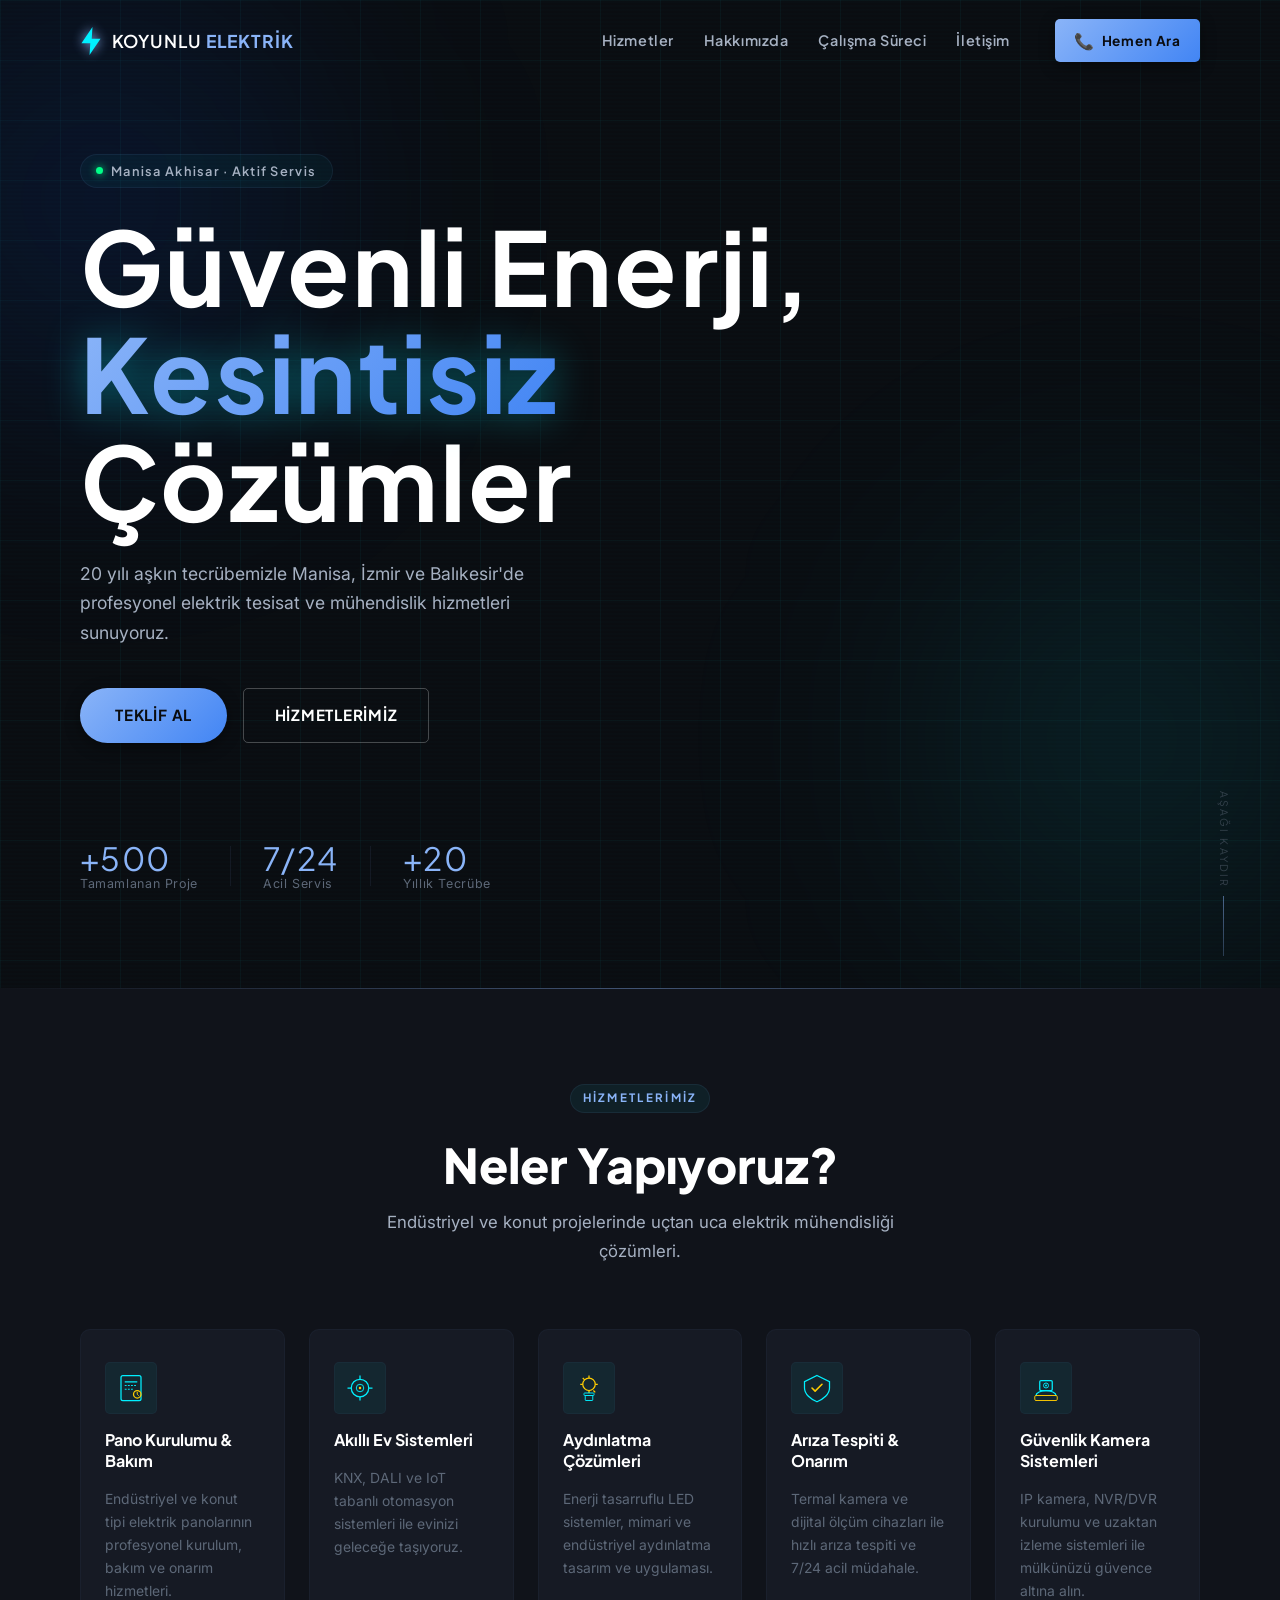
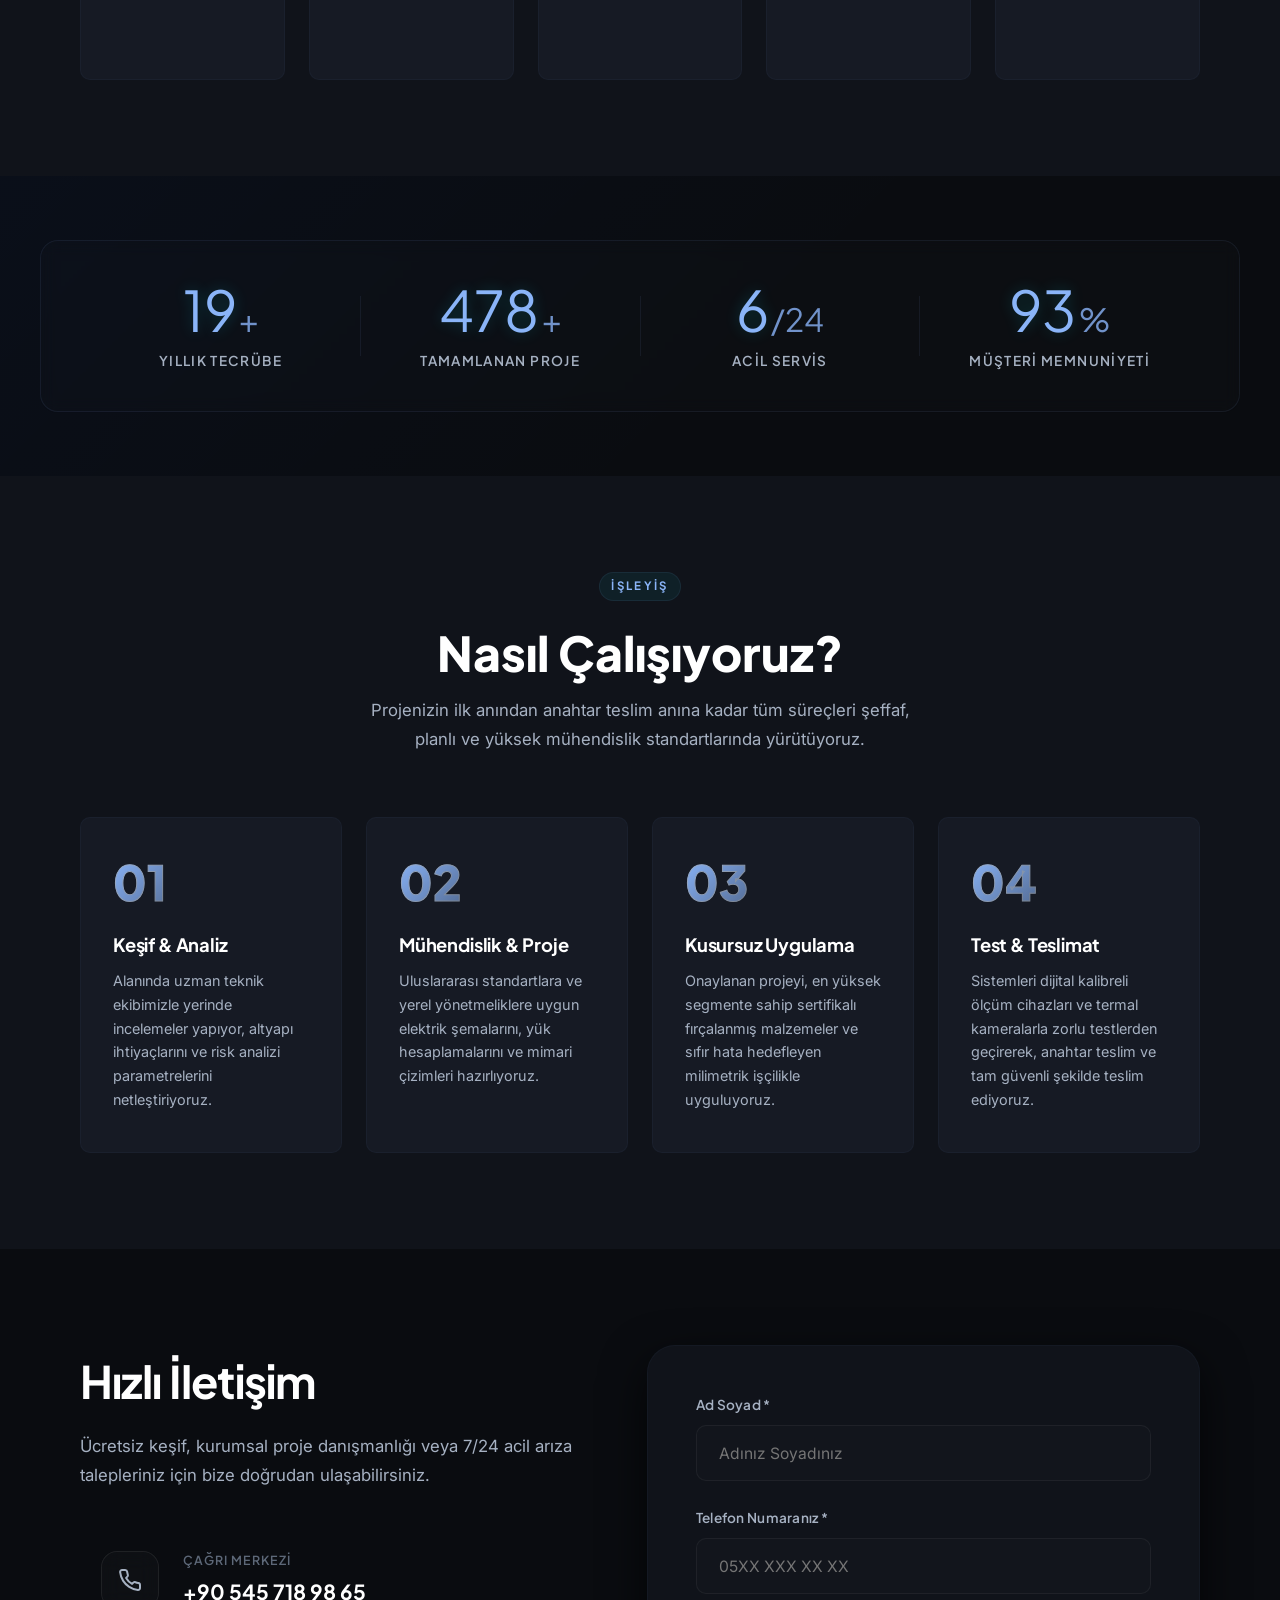
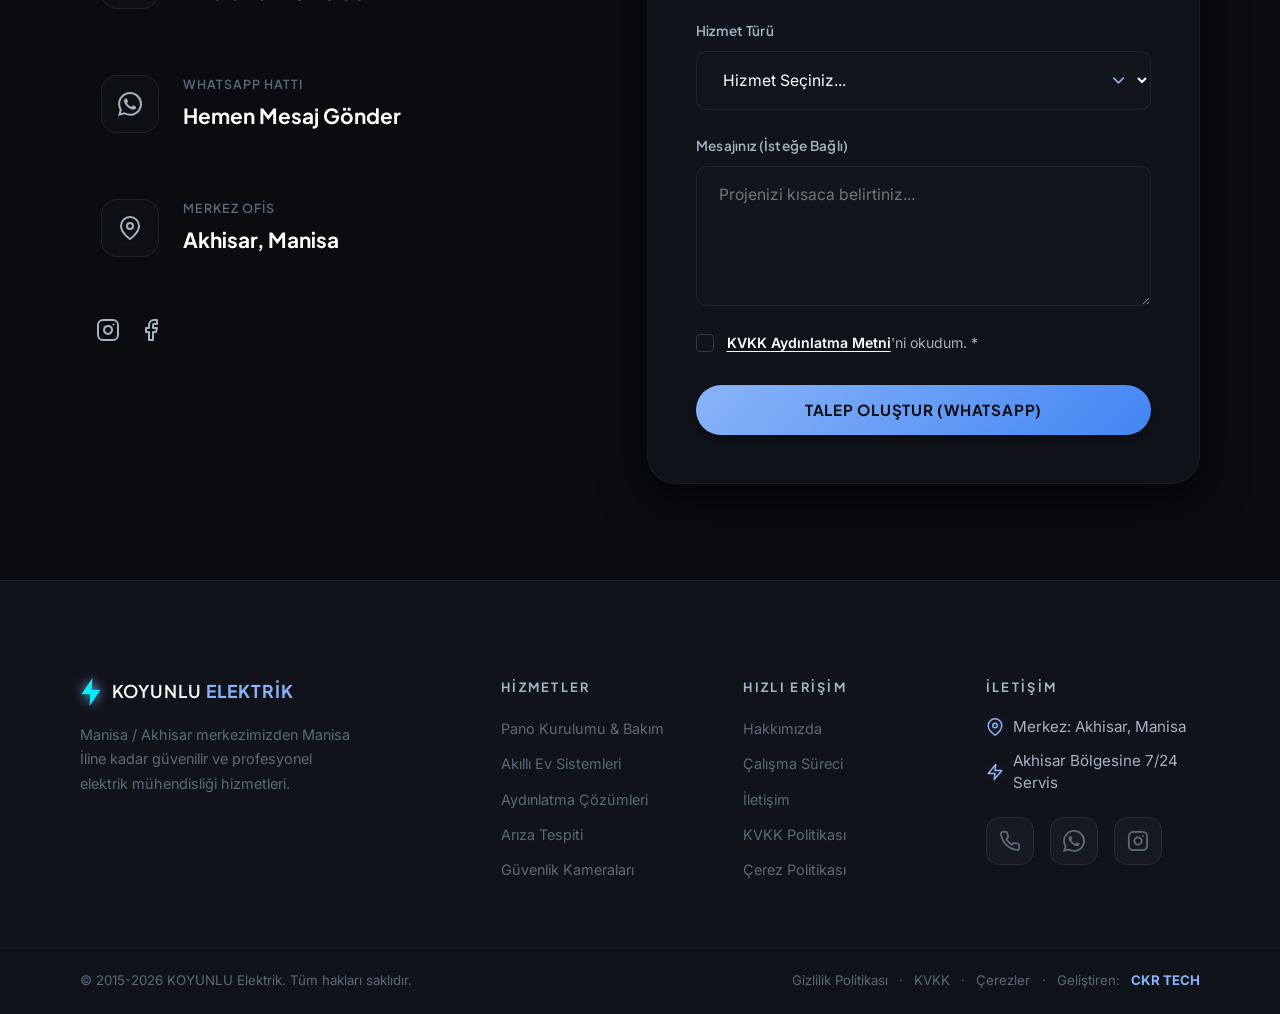
<file: index.html>
<!DOCTYPE html>
<html lang="tr">
<head>
  <!-- Elektrikçi Projesi | CKR TECH | index.html -->
  <meta charset="UTF-8" />
  <meta name="viewport" content="width=device-width, initial-scale=1.0, maximum-scale=5.0" />
  <meta name="description" content="Manisa Akhisar merkezli KOYUNLU Elektrik. Pano kurulumu, akıllı ev sistemleri, aydınlatma, güvenlik kamerası ve 7/24 acil servis. 20+ yıl tecrübe." />
  <meta name="keywords" content="elektrik tesisat, pano kurulumu, akıllı ev, Manisa, Akhisar, elektrik mühendislik" />
  <meta name="author" content="CKR TECH" />
  <meta property="og:title" content="CKR Elektrik | Güvenli Enerji, Kesintisiz Çözümler" />
  <meta property="og:description" content="Manisa Akhisar merkezli profesyonel elektrik tesisat ve mühendislik firması." />
  <meta property="og:type" content="website" />
  <title>KOYUNLU Elektrik | Güvenli Enerji, Kesintisiz Çözümler</title>

  <!-- Google Fonts -->
  <link rel="preconnect" href="https://fonts.googleapis.com" />
  <link rel="preconnect" href="https://fonts.gstatic.com" crossorigin />
  <link href="https://fonts.googleapis.com/css2?family=Plus+Jakarta+Sans:wght@400;500;600;700;800&family=Inter:wght@300;400;500;600&display=swap" rel="stylesheet" />

  <!-- CSS -->
  <link rel="stylesheet" href="css/base.css" />
  <link rel="stylesheet" href="css/layout.css" />
  <link rel="stylesheet" href="css/sections.css" />
  <link rel="icon" type="image/png" href="/favicon.png">
<base target="_blank">
</head>
<body>

  <!-- ═══════════════════════════════════════ -->
  <!--              LOADER EKRANI             -->
  <!-- ═══════════════════════════════════════ -->
  <div id="loader" class="loader" aria-hidden="true">
    <div class="loader__glow"></div>
    <div class="loader__grid"></div>
    <div class="loader__scanline"></div>

    <div class="loader__inner">
      <div class="loader__bolt-wrap">
        <svg class="loader__bolt" viewBox="0 0 60 80" fill="none" xmlns="http://www.w3.org/2000/svg">
          <path d="M34 2L4 46H28L26 78L56 34H32L34 2Z" stroke="#00f0ff" stroke-width="2" fill="none" class="bolt-path"/>
          <path d="M34 2L4 46H28L26 78L56 34H32L34 2Z" fill="url(#loaderBoltGrad)" class="bolt-fill"/>
          <defs>
            <linearGradient id="loaderBoltGrad" x1="30" y1="2" x2="30" y2="78" gradientUnits="userSpaceOnUse">
              <stop offset="0%" stop-color="#00f0ff" stop-opacity="1"/>
              <stop offset="100%" stop-color="#0055ff" stop-opacity="0.8"/>
            </linearGradient>
          </defs>
        </svg>
      </div>
      
      <div class="loader__text">
        <span class="loader__brand">KOYUNLU</span>
        <span class="loader__sub">ELEKTRİK</span>
      </div>
      
      <div class="loader__bar">
        <div class="loader__progress"></div>
      </div>
    </div>

    <div class="loader__credit">
      <span>DESIGNED BY</span> <strong>CKR TECH</strong>
    </div>
  </div>

  <!-- ═══════════════════════════════════════ -->
  <!--               NAVBAR                   -->
  <!-- ═══════════════════════════════════════ -->
  <header class="navbar" id="navbar">
    <div class="lux-container navbar__inner">
      <a href="#hero" class="navbar__logo" aria-label="CKR Elektrik Ana Sayfa">
        <svg class="logo-bolt" viewBox="0 0 30 40" fill="none" xmlns="http://www.w3.org/2000/svg">
          <path d="M17 1L2 23H14L13 39L28 17H16L17 1Z" fill="#00f0ff"/>
        </svg>
        <span class="logo-text">KOYUNLU <strong>ELEKTRİK</strong></span>
      </a>

      <nav class="navbar__nav" id="mainNav" role="navigation" aria-label="Ana Menü">
        <a href="#hizmetler" class="nav-link">Hizmetler</a>
        <a href="#hakkimizda" class="nav-link">Hakkımızda</a>
        <a href="#surec" class="nav-link">Çalışma Süreci</a>
        <a href="#iletisim" class="nav-link">İletişim</a>
      </nav>

      <a href="tel:+905001234567" class="btn-call" aria-label="Hemen Ara">
        <span class="btn-call__icon">📞</span>
        <span>Hemen Ara</span>
      </a>

      <button class="hamburger" id="hamburger" aria-label="Menüyü Aç/Kapat" aria-expanded="false">
        <span></span><span></span><span></span>
      </button>
    </div>

    <!-- Mobil Menü -->
    <div class="mobile-menu" id="mobileMenu" aria-hidden="true">
      <a href="#hizmetler" class="mobile-menu__link">Hizmetler</a>
      <a href="#hakkimizda" class="mobile-menu__link">Hakkımızda</a>
      <a href="#surec" class="mobile-menu__link">Çalışma Süreci</a>
      <a href="#iletisim" class="mobile-menu__link">İletişim</a>
      <a href="tel:+905001234567" class="btn-call mobile-menu__cta">📞 Hemen Ara</a>
    </div>
  </header>

  <main>
    <!-- ═══════════════════════════════════════ -->
    <!--              HERO BÖLÜMİ               -->
    <!-- ═══════════════════════════════════════ -->
    <section class="hero" id="hero" aria-label="Ana Başlık">
      <!-- Arka plan katmanları -->
      <div class="hero__bg" aria-hidden="true">
        <div class="hero__grid"></div>
        <div class="hero__particles" id="particles"></div>
        <div class="hero__glow hero__glow--left"></div>
        <div class="hero__glow hero__glow--right"></div>
        <div class="hero__scanline"></div>
      </div>

      <div class="lux-container hero__content">
        <div class="hero__badge rv">
          <span class="badge-dot"></span>
          Manisa Akhisar · Aktif Servis
        </div>
        <h1 class="hero__title rv">
          Güvenli Enerji,<br/>
          <span class="accent-text">Kesintisiz</span><br/>
          Çözümler
        </h1>
        <p class="hero__sub rv">
          20 yılı aşkın tecrübemizle Manisa, İzmir ve Balıkesir'de<br/>
          profesyonel elektrik tesisat ve mühendislik hizmetleri sunuyoruz.
        </p>
        <div class="hero__ctas rv">
          <a href="#iletisim" class="btn-primary">Teklif Al</a>
          <a href="#hizmetler" class="btn-ghost">Hizmetlerimiz</a>
        </div>

        <!-- Hero alt bilgi şeridi -->
        <div class="hero__badges rv">
          <div class="hero-badge">
            <span class="hero-badge__num">+500</span>
            <span class="hero-badge__lbl">Tamamlanan Proje</span>
          </div>
          <div class="hero-badge__divider"></div>
          <div class="hero-badge">
            <span class="hero-badge__num">7/24</span>
            <span class="hero-badge__lbl">Acil Servis</span>
          </div>
          <div class="hero-badge__divider"></div>
          <div class="hero-badge">
            <span class="hero-badge__num">+20</span>
            <span class="hero-badge__lbl">Yıllık Tecrübe</span>
          </div>
        </div>
      </div>

      <!-- Scroll göstergesi -->
      <div class="scroll-hint" aria-hidden="true">
        <span>Aşağı Kaydır</span>
        <div class="scroll-hint__line"></div>
      </div>
    </section>

    <!-- ═══════════════════════════════════════ -->
    <!--          HİZMETLERİMİZ (CAROUSEL)       -->
    <!-- ═══════════════════════════════════════ -->
    <section class="section-services" id="hizmetler" aria-label="Hizmetlerimiz">
      <div class="lux-container">
        <div class="section-header rv">
          <span class="section-tag">HİZMETLERİMİZ</span>
          <h2 class="section-title">Neler Yapıyoruz?</h2>
          <p class="section-desc">Endüstriyel ve konut projelerinde uçtan uca elektrik mühendisliği çözümleri.</p>
        </div>

        <!-- Carousel wrapper -->
        <div class="carousel-wrapper rv">
          <div class="services-carousel" id="servicesCarousel" role="list">

            <article class="service-card" role="listitem">
              <div class="service-card__icon" aria-hidden="true">
                <svg viewBox="0 0 48 48" fill="none"><rect x="8" y="4" width="32" height="40" rx="3" stroke="#00f0ff" stroke-width="2"/><line x1="14" y1="14" x2="34" y2="14" stroke="#00f0ff" stroke-width="2"/><line x1="14" y1="20" x2="34" y2="20" stroke="#00f0ff" stroke-width="1.5" stroke-dasharray="3 2"/><line x1="14" y1="26" x2="28" y2="26" stroke="#00f0ff" stroke-width="1.5" stroke-dasharray="3 2"/><circle cx="34" cy="34" r="6" stroke="#ffcc00" stroke-width="2"/><path d="M34 31V34L36 36" stroke="#ffcc00" stroke-width="1.5" stroke-linecap="round"/></svg>
              </div>
              <h3 class="service-card__title">Pano Kurulumu & Bakım</h3>
              <p class="service-card__desc">Endüstriyel ve konut tipi elektrik panolarının profesyonel kurulum, bakım ve onarım hizmetleri.</p>
              <span class="service-card__arrow">→</span>
            </article>

            <article class="service-card" role="listitem">
              <div class="service-card__icon" aria-hidden="true">
                <svg viewBox="0 0 48 48" fill="none"><circle cx="24" cy="24" r="14" stroke="#00f0ff" stroke-width="2"/><circle cx="24" cy="24" r="6" stroke="#00f0ff" stroke-width="1.5"/><line x1="24" y1="4" x2="24" y2="10" stroke="#00f0ff" stroke-width="2"/><line x1="24" y1="38" x2="24" y2="44" stroke="#00f0ff" stroke-width="2"/><line x1="4" y1="24" x2="10" y2="24" stroke="#00f0ff" stroke-width="2"/><line x1="38" y1="24" x2="44" y2="24" stroke="#00f0ff" stroke-width="2"/><circle cx="24" cy="24" r="2" fill="#ffcc00"/></svg>
              </div>
              <h3 class="service-card__title">Akıllı Ev Sistemleri</h3>
              <p class="service-card__desc">KNX, DALI ve IoT tabanlı otomasyon sistemleri ile evinizi geleceğe taşıyoruz.</p>
              <span class="service-card__arrow">→</span>
            </article>

            <article class="service-card" role="listitem">
              <div class="service-card__icon" aria-hidden="true">
                <svg viewBox="0 0 48 48" fill="none"><circle cx="24" cy="18" r="10" stroke="#ffcc00" stroke-width="2"/><path d="M24 8V4M24 32V28" stroke="#ffcc00" stroke-width="2"/><path d="M17 11L14 8M31 28L34 31" stroke="#ffcc00" stroke-width="2"/><path d="M14 18H10M38 18H34" stroke="#ffcc00" stroke-width="2"/><rect x="16" y="32" width="16" height="4" rx="1" stroke="#00f0ff" stroke-width="1.5"/><rect x="18" y="36" width="12" height="8" rx="1" stroke="#00f0ff" stroke-width="1.5"/></svg>
              </div>
              <h3 class="service-card__title">Aydınlatma Çözümleri</h3>
              <p class="service-card__desc">Enerji tasarruflu LED sistemler, mimari ve endüstriyel aydınlatma tasarım ve uygulaması.</p>
              <span class="service-card__arrow">→</span>
            </article>

            <article class="service-card" role="listitem">
              <div class="service-card__icon" aria-hidden="true">
                <svg viewBox="0 0 48 48" fill="none"><path d="M24 4L44 14V24C44 34 34 42 24 46C14 42 4 34 4 24V14L24 4Z" stroke="#00f0ff" stroke-width="2"/><path d="M16 24L21 29L32 18" stroke="#ffcc00" stroke-width="2.5" stroke-linecap="round" stroke-linejoin="round"/></svg>
              </div>
              <h3 class="service-card__title">Arıza Tespiti & Onarım</h3>
              <p class="service-card__desc">Termal kamera ve dijital ölçüm cihazları ile hızlı arıza tespiti ve 7/24 acil müdahale.</p>
              <span class="service-card__arrow">→</span>
            </article>

            <article class="service-card" role="listitem">
              <div class="service-card__icon" aria-hidden="true">
                <svg viewBox="0 0 48 48" fill="none"><rect x="14" y="12" width="20" height="16" rx="2" stroke="#00f0ff" stroke-width="2"/><circle cx="24" cy="20" r="4" stroke="#00f0ff" stroke-width="1.5"/><circle cx="24" cy="20" r="1.5" fill="#00f0ff"/><path d="M8 36C8 32 16 28 24 28C32 28 40 32 40 36" stroke="#00f0ff" stroke-width="2" stroke-linecap="round"/><rect x="6" y="36" width="36" height="8" rx="2" stroke="#ffcc00" stroke-width="1.5"/></svg>
              </div>
              <h3 class="service-card__title">Güvenlik Kamera Sistemleri</h3>
              <p class="service-card__desc">IP kamera, NVR/DVR kurulumu ve uzaktan izleme sistemleri ile mülkünüzü güvence altına alın.</p>
              <span class="service-card__arrow">→</span>
            </article>

          </div><!-- /services-carousel -->

          <!-- Carousel dot navigation -->
          <div class="carousel-dots" id="carouselDots" role="tablist" aria-label="Hizmet Slider"></div>
          <!-- Carousel ok butonları (mobil) -->
          
        </div><!-- /carousel-wrapper -->
      </div>
    </section>

    <!-- ═══════════════════════════════════════ -->
    <!--            İSTATİSTİKLER               -->
    <!-- ═══════════════════════════════════════ -->
   <section class="section-stats" id="hakkimizda" aria-label="İstatistikler">
      <div class="stats-bg-line" aria-hidden="true"></div>
      <div class="lux-container stats-grid">

        <div class="stat-item rv">
          <div class="stat-item__row">
            <span class="stat-item__num" data-target="20">0</span>
            <span class="stat-item__plus">+</span>
          </div>
          <span class="stat-item__label">Yıllık Tecrübe</span>
        </div>

        <div class="stat-divider" aria-hidden="true"></div>

        <div class="stat-item rv">
          <div class="stat-item__row">
            <span class="stat-item__num" data-target="500">0</span>
            <span class="stat-item__plus">+</span>
          </div>
          <span class="stat-item__label">Tamamlanan Proje</span>
        </div>

        <div class="stat-divider" aria-hidden="true"></div>

        <div class="stat-item rv">
          <div class="stat-item__row">
            <span class="stat-item__num" data-target="7">0</span>
            <span class="stat-item__suffix">/24</span>
          </div>
          <span class="stat-item__label">Acil Servis</span>
        </div>

        <div class="stat-divider" aria-hidden="true"></div>

        <div class="stat-item rv">
          <div class="stat-item__row">
            <span class="stat-item__num" data-target="98">0</span>
            <span class="stat-item__suffix">%</span>
          </div>
          <span class="stat-item__label">Müşteri Memnuniyeti</span>
        </div>

      </div>
    </section>

    <!-- ═══════════════════════════════════════ -->
    <!--       ETKİLEŞİMLİ HİZMET HARİTASI      -->
    <!-- ═══════════════════════════════════════ -->
    <section class="section-process" id="surec" aria-label="Çalışma Sürecimiz">
      <div class="lux-container">
        <div class="section-header rv">
          <span class="section-tag">İŞLEYİŞ</span>
          <h2 class="section-title">Nasıl Çalışıyoruz?</h2>
          <p class="section-desc">Projenizin ilk anından anahtar teslim anına kadar tüm süreçleri şeffaf, planlı ve yüksek mühendislik standartlarında yürütüyoruz.</p>
        </div>

        <div class="process-grid">
          
          <div class="process-card rv">
            <div class="process-card__number">01</div>
            <div class="process-card__content">
              <h3 class="process-card__title">Keşif & Analiz</h3>
              <p class="process-card__desc">Alanında uzman teknik ekibimizle yerinde incelemeler yapıyor, altyapı ihtiyaçlarını ve risk analizi parametrelerini netleştiriyoruz.</p>
            </div>
          </div>

          <div class="process-card rv">
            <div class="process-card__number">02</div>
            <div class="process-card__content">
              <h3 class="process-card__title">Mühendislik & Proje</h3>
              <p class="process-card__desc">Uluslararası standartlara ve yerel yönetmeliklere uygun elektrik şemalarını, yük hesaplamalarını ve mimari çizimleri hazırlıyoruz.</p>
            </div>
          </div>

          <div class="process-card rv">
            <div class="process-card__number">03</div>
            <div class="process-card__content">
              <h3 class="process-card__title">Kusursuz Uygulama</h3>
              <p class="process-card__desc">Onaylanan projeyi, en yüksek segmente sahip sertifikalı fırçalanmış malzemeler ve sıfır hata hedefleyen milimetrik işçilikle uyguluyoruz.</p>
            </div>
          </div>

          <div class="process-card rv">
            <div class="process-card__number">04</div>
            <div class="process-card__content">
              <h3 class="process-card__title">Test & Teslimat</h3>
              <p class="process-card__desc">Sistemleri dijital kalibreli ölçüm cihazları ve termal kameralarla zorlu testlerden geçirerek, anahtar teslim ve tam güvenli şekilde teslim ediyoruz.</p>
            </div>
          </div>

        </div>
      </div>
    </section>

    <!-- ═══════════════════════════════════════ -->
    <!--           İLETİŞİM BÖLÜMİ              -->
    <!-- ═══════════════════════════════════════ -->
    <section class="section-contact" id="iletisim" aria-label="İletişim">
      <div class="lux-container contact-inner">

        <div class="contact-info rv">
          <h2 class="contact-info__title">Hızlı İletişim</h2>
          <p class="contact-info__desc">Ücretsiz keşif, kurumsal proje danışmanlığı veya 7/24 acil arıza talepleriniz için bize doğrudan ulaşabilirsiniz.</p>
          
          <div class="contact-info__list">
            <div class="contact-info__item">
              <div class="contact-info__icon phone-theme">
                <svg viewBox="0 0 24 24" fill="none" stroke="currentColor" stroke-width="2" stroke-linecap="round" stroke-linejoin="round">
                  <path d="M22 16.92v3a2 2 0 0 1-2.18 2 19.79 19.79 0 0 1-8.63-3.07 19.5 19.5 0 0 1-6-6 19.79 19.79 0 0 1-3.07-8.67A2 2 0 0 1 4.11 2h3a2 2 0 0 1 2 1.72 12.84 12.84 0 0 0 .7 2.81 2 2 0 0 1-.45 2.11L8.09 9.91a16 16 0 0 0 6 6l1.27-1.27a2 2 0 0 1 2.11-.45 12.84 12.84 0 0 0 2.81.7A2 2 0 0 1 22 16.92z"></path>
                </svg>
              </div>
              <div class="contact-info__text">
                <span class="info-label">Çağrı Merkezi</span>
                <a href="tel:+905457189865" class="info-value">+90 545 718 98 65</a>
              </div>
            </div>

            <div class="contact-info__item">
              <div class="contact-info__icon wa-theme">
                <svg viewBox="0 0 24 24" fill="currentColor">
                  <path d="M17.472 14.382c-.297-.149-1.758-.867-2.03-.967-.273-.099-.471-.148-.67.15-.197.297-.767.966-.94 1.164-.173.199-.347.223-.644.075-.297-.15-1.255-.463-2.39-1.475-.888-.788-1.487-1.761-1.663-2.059-.173-.297-.018-.458.13-.606.134-.133.298-.347.446-.52.149-.174.198-.298.298-.497.099-.198.05-.371-.025-.52-.075-.149-.669-1.612-.916-2.207-.242-.579-.487-.5-.669-.51h-.57c-.198 0-.52.074-.792.372-.272.297-1.04 1.016-1.04 2.479 0 1.462 1.065 2.875 1.213 3.074.149.198 2.096 3.2 5.077 4.487.709.306 1.262.489 1.694.625.712.227 1.36.195 1.871.118.571-.085 1.758-.719 2.006-1.413.248-.694.248-1.289.173-1.413-.074-.124-.272-.198-.57-.347m-5.421 7.403h-.004a9.87 9.87 0 01-5.031-1.378l-.361-.214-3.741.982.998-3.648-.235-.374a9.86 9.86 0 01-1.51-5.26c.001-5.45 4.436-9.884 9.888-9.884 2.64 0 5.122 1.03 6.988 2.898a9.825 9.825 0 012.893 6.994c-.003 5.45-4.437 9.884-9.885 9.884m8.413-18.297A11.815 11.815 0 0012.05 0C5.495 0 .16 5.335.157 11.892c0 2.096.547 4.142 1.588 5.945L.057 24l6.305-1.654a11.882 11.882 0 005.683 1.448h.005c6.554 0 11.89-5.335 11.893-11.893a11.821 11.821 0 00-3.48-8.413Z"/>
                </svg>
              </div>
              <div class="contact-info__text">
                <span class="info-label">WhatsApp Hattı</span>
                <a href="https://wa.me/905457189865" target="_blank" class="info-value">Hemen Mesaj Gönder</a>
              </div>
            </div>

            <div class="contact-info__item">
              <div class="contact-info__icon location-theme">
                <svg viewBox="0 0 24 24" fill="none" stroke="currentColor" stroke-width="2" stroke-linecap="round" stroke-linejoin="round">
                  <path d="M21 10c0 7-9 13-9 13s-9-6-9-13a9 9 0 0 1 18 0z"></path>
                  <circle cx="12" cy="10" r="3"></circle>
                </svg>
              </div>
              <div class="contact-info__text">
                <span class="info-label">Merkez Ofis</span>
                <span class="info-value">Akhisar, Manisa</span>
              </div>
            </div>
          </div> <div class="social-links" style="display:flex; gap:1.2rem; margin-top:2.5rem; padding-left:1rem;">
            <a href="https://instagram.com/koyunluerdem" aria-label="Instagram" style="color:var(--text-secondary);">
              <svg width="24" height="24" viewBox="0 0 24 24" fill="none" stroke="currentColor" stroke-width="2" stroke-linecap="round" stroke-linejoin="round"><rect x="2" y="2" width="20" height="20" rx="5" ry="5"></rect><path d="M16 11.37A4 4 0 1 1 12.63 8 4 4 0 0 1 16 11.37z"></path><line x1="17.5" y1="6.5" x2="17.51" y2="6.5"></line></svg>
            </a>
            <a href="https://facebook.com/erdem.koyunlu.12?locale=tr_TR" aria-label="Facebook" style="color:var(--text-secondary);">
              <svg width="24" height="24" viewBox="0 0 24 24" fill="none" stroke="currentColor" stroke-width="2" stroke-linecap="round" stroke-linejoin="round"><path d="M18 2h-3a5 5 0 0 0-5 5v3H7v4h3v8h4v-8h3l1-4h-4V7a1 1 0 0 1 1-1h3z"></path></svg>
            </a>
          </div>

        </div>

<div class="contact-form-wrap rv">
          <form class="contact-form" id="contactForm" onsubmit="sendToWhatsApp(event)">
            
            <div class="form-group">
              <label for="name" class="form-label">Ad Soyad *</label>
              <input type="text" id="name" class="form-input" placeholder="Adınız Soyadınız" inputmode="text" required />
            </div>
            
            <div class="form-group">
              <label for="phone" class="form-label">Telefon Numaranız *</label>
              <input type="tel" id="phone" class="form-input" placeholder="05XX XXX XX XX" inputmode="tel" pattern="[0-9\s+]*" required />
            </div>
            
            <div class="form-group">
              <label for="service" class="form-label">Hizmet Türü</label>
              <select id="service" class="form-input">
                <option value="">Hizmet Seçiniz...</option>
                <option value="Pano Kurulumu">Pano Kurulumu & Bakım</option>
                <option value="Akıllı Ev">Akıllı Ev Sistemleri</option>
                <option value="Aydınlatma">Aydınlatma Çözümleri</option>
                <option value="Arıza Tespiti">Arıza Tespiti & Onarım</option>
                <option value="Kamera">Güvenlik Kamera Sistemleri</option>
              </select>
            </div>
            
            <div class="form-group">
              <label for="message" class="form-label">Mesajınız (İsteğe Bağlı)</label>
              <textarea id="message" class="form-input form-textarea" placeholder="Projenizi kısaca belirtiniz..."></textarea>
            </div>
            
            <div class="form-check">
              <input type="checkbox" id="kvkk" class="form-checkbox" required />
              <label for="kvkk" class="form-checkbox-label">
                <a href="kvkk.html" target="_blank" class="policy-link">KVKK Aydınlatma Metni</a>'ni okudum. *
              </label>
            </div>

            <button type="submit" class="btn-primary form-submit-btn">
              <span>Talep Oluştur (WhatsApp)</span>
            </button>
            
            <div class="form-success" id="formSuccess" style="display:none; color: #25D366; margin-top: 1rem; font-weight: 600;">
              ✅ Yönlendiriliyor...
            </div>
          </form>

          <script>
            function sendToWhatsApp(e) {
              e.preventDefault(); // Sayfanın başa atmasını kesin engeller

              const name = document.getElementById('name').value.trim();
              const phone = document.getElementById('phone').value.trim();
              const serviceEl = document.getElementById('service');
              const service = serviceEl.value ? serviceEl.options[serviceEl.selectedIndex].text : 'Belirtilmedi';
              
              const rawMessage = document.getElementById('message').value.trim();
              const message = rawMessage ? rawMessage : 'Belirtilmedi';

              const waMessage = `Merhaba KOYUNLU Elektrik,\nWeb sitenizden yeni bir talep oluşturdum:\n\n*Ad Soyad:* ${name}\n*Telefon:* ${phone}\n*Hizmet:* ${service}\n*Detay:* ${message}`;
              
              const waUrl = `https://wa.me/905457189865?text=${encodeURIComponent(waMessage)}`;

              document.getElementById('formSuccess').style.display = 'block';

              // İŞTE BURASI DEĞİŞTİ: Artık _blank parametresi ile yeni sekmede açacak
              window.open(waUrl, '_blank');

              // Formu temizle
              setTimeout(() => {
                document.getElementById('contactForm').reset();
                document.getElementById('formSuccess').style.display = 'none';
              }, 3000);
            }
          </script>
        </div>

      </div>
    </section>
  </main>

  <!-- ═══════════════════════════════════════ -->
  <!--               FOOTER                   -->
  <!-- ═══════════════════════════════════════ -->
  <footer class="footer" role="contentinfo">
    <div class="footer__top">
      <div class="lux-container footer-inner">
        <div class="footer-brand">
          <a href="#hero" class="navbar__logo" aria-label="CKR Elektrik">
            <svg class="logo-bolt" viewBox="0 0 30 40" fill="none"><path d="M17 1L2 23H14L13 39L28 17H16L17 1Z" fill="#00f0ff"/></svg>
            <span class="logo-text">KOYUNLU <strong>ELEKTRİK</strong></span>
          </a>
          <p class="footer-brand__desc">Manisa / Akhisar merkezimizden Manisa İline kadar güvenilir ve profesyonel elektrik mühendisliği hizmetleri.</p>
        </div>

        <div class="footer-col">
          <h4 class="footer-col__title">Hizmetler</h4>
          <ul>
            <li><a href="#hizmetler">Pano Kurulumu & Bakım</a></li>
            <li><a href="#hizmetler">Akıllı Ev Sistemleri</a></li>
            <li><a href="#hizmetler">Aydınlatma Çözümleri</a></li>
            <li><a href="#hizmetler">Arıza Tespiti</a></li>
            <li><a href="#hizmetler">Güvenlik Kameraları</a></li>
          </ul>
        </div>

        <div class="footer-col">
          <h4 class="footer-col__title">Hızlı Erişim</h4>
          <ul>
            <li><a href="#hakkimizda">Hakkımızda</a></li>
            <li><a href="#surec">Çalışma Süreci</a></li>
            <li><a href="#iletisim">İletişim</a></li>
            <li><a href="kvkk.html" id="kvkk-policy">KVKK Politikası</a></li>
            <li><a href="cerez.html" id="cookie-policy">Çerez Politikası</a></li>
          </ul>
        </div>

        <div class="footer-col">
          <h4 class="footer-col__title">İletişim</h4>
 <div class="footer-info-list">
            <div class="footer-info-item">
              <svg viewBox="0 0 24 24" fill="none" stroke="currentColor" stroke-width="2" stroke-linecap="round" stroke-linejoin="round" class="info-svg">
                <path d="M21 10c0 7-9 13-9 13s-9-6-9-13a9 9 0 0 1 18 0z"></path>
                <circle cx="12" cy="10" r="3"></circle>
              </svg>
              <span>Merkez: Akhisar, Manisa</span>
            </div>
            
            <div class="footer-info-item">
              <svg viewBox="0 0 24 24" fill="none" stroke="currentColor" stroke-width="2" stroke-linecap="round" stroke-linejoin="round" class="info-svg">
                <path d="M13 2L3 14h9l-1 8 10-12h-9l1-8z"></path>
              </svg>
              <span>Akhisar Bölgesine 7/24 Servis</span>
            </div>
          </div>
          
          <div class="contact-icon-group">
            <a href="tel:+905457189865" class="glass-icon-btn phone-theme" aria-label="Bizi Arayın">
              <svg viewBox="0 0 24 24" fill="none" stroke="currentColor" stroke-width="2" stroke-linecap="round" stroke-linejoin="round"><path d="M22 16.92v3a2 2 0 0 1-2.18 2 19.79 19.79 0 0 1-8.63-3.07 19.5 19.5 0 0 1-6-6 19.79 19.79 0 0 1-3.07-8.67A2 2 0 0 1 4.11 2h3a2 2 0 0 1 2 1.72 12.84 12.84 0 0 0 .7 2.81 2 2 0 0 1-.45 2.11L8.09 9.91a16 16 0 0 0 6 6l1.27-1.27a2 2 0 0 1 2.11-.45 12.84 12.84 0 0 0 2.81.7A2 2 0 0 1 22 16.92z"></path></svg>
            </a>
            
            <a href="https://wa.me/905457189865" class="glass-icon-btn wa-theme" target="_blank" aria-label="WhatsApp">
              <svg viewBox="0 0 24 24" fill="currentColor"><path d="M17.472 14.382c-.297-.149-1.758-.867-2.03-.967-.273-.099-.471-.148-.67.15-.197.297-.767.966-.94 1.164-.173.199-.347.223-.644.075-.297-.15-1.255-.463-2.39-1.475-.888-.788-1.487-1.761-1.663-2.059-.173-.297-.018-.458.13-.606.134-.133.298-.347.446-.52.149-.174.198-.298.298-.497.099-.198.05-.371-.025-.52-.075-.149-.669-1.612-.916-2.207-.242-.579-.487-.5-.669-.51h-.57c-.198 0-.52.074-.792.372-.272.297-1.04 1.016-1.04 2.479 0 1.462 1.065 2.875 1.213 3.074.149.198 2.096 3.2 5.077 4.487.709.306 1.262.489 1.694.625.712.227 1.36.195 1.871.118.571-.085 1.758-.719 2.006-1.413.248-.694.248-1.289.173-1.413-.074-.124-.272-.198-.57-.347m-5.421 7.403h-.004a9.87 9.87 0 01-5.031-1.378l-.361-.214-3.741.982.998-3.648-.235-.374a9.86 9.86 0 01-1.51-5.26c.001-5.45 4.436-9.884 9.888-9.884 2.64 0 5.122 1.03 6.988 2.898a9.825 9.825 0 012.893 6.994c-.003 5.45-4.437 9.884-9.885 9.884m8.413-18.297A11.815 11.815 0 0012.05 0C5.495 0 .16 5.335.157 11.892c0 2.096.547 4.142 1.588 5.945L.057 24l6.305-1.654a11.882 11.882 0 005.683 1.448h.005c6.554 0 11.89-5.335 11.893-11.893a11.821 11.821 0 00-3.48-8.413Z"/></svg>
            </a>

            <a href="https://instagram.com/koyunluerdem" class="glass-icon-btn ig-theme" aria-label="Instagram">
              <svg viewBox="0 0 24 24" fill="none" stroke="currentColor" stroke-width="2" stroke-linecap="round" stroke-linejoin="round"><rect x="2" y="2" width="20" height="20" rx="5" ry="5"></rect><path d="M16 11.37A4 4 0 1 1 12.63 8 4 4 0 0 1 16 11.37z"></path><line x1="17.5" y1="6.5" x2="17.51" y2="6.5"></line></svg>
            </a>
          </div>
        </div>
      </div>
    </div>

    <div class="footer__bottom">
      <div class="lux-container footer-bottom-inner">
        <p class="footer-copy">© 2015-2026 KOYUNLU Elektrik. Tüm hakları saklıdır.</p>
        <p class="footer-credit">
          <a href="gizlilik.html" class="footer-credit__link">Gizlilik Politikası</a>
          <span>·</span>
          <a href="kvkk.html" class="footer-credit__link">KVKK</a>
          <span>·</span>
          <a href="cerez.html" class="footer-credit__link">Çerezler</a>
          <span>·</span>
          Geliştiren: <strong>CKR TECH</strong>
        </p>
      </div>
    </div>
  </footer>
  

  <!-- ═══════════════════════════════════════ -->
  <!--           ÇEREZ BANNER                 -->
  <!-- ═══════════════════════════════════════ -->
  <div class="cookie-banner" id="cookieBanner" role="dialog" aria-label="Çerez Bildirimi" aria-hidden="true">
    <div class="cookie-banner__content">
      <p>🍪 Web sitemiz daha iyi bir deneyim sunmak için çerezler kullanmaktadır. Devam ederek <a href="#cookie-policy">Çerez Politikamızı</a> kabul etmiş olursunuz.</p>
    </div>
    <div class="cookie-banner__actions">
      <button class="btn-ghost cookie-btn" id="cookieDecline">Reddet</button>
      <button class="btn-primary cookie-btn" id="cookieAccept">Kabul Et</button>
    </div>
  </div>

  <!-- JS -->
  <script src="js/main.js"></script>
  <script src="js/carousel.js"></script>
</body>
</html>
</file>
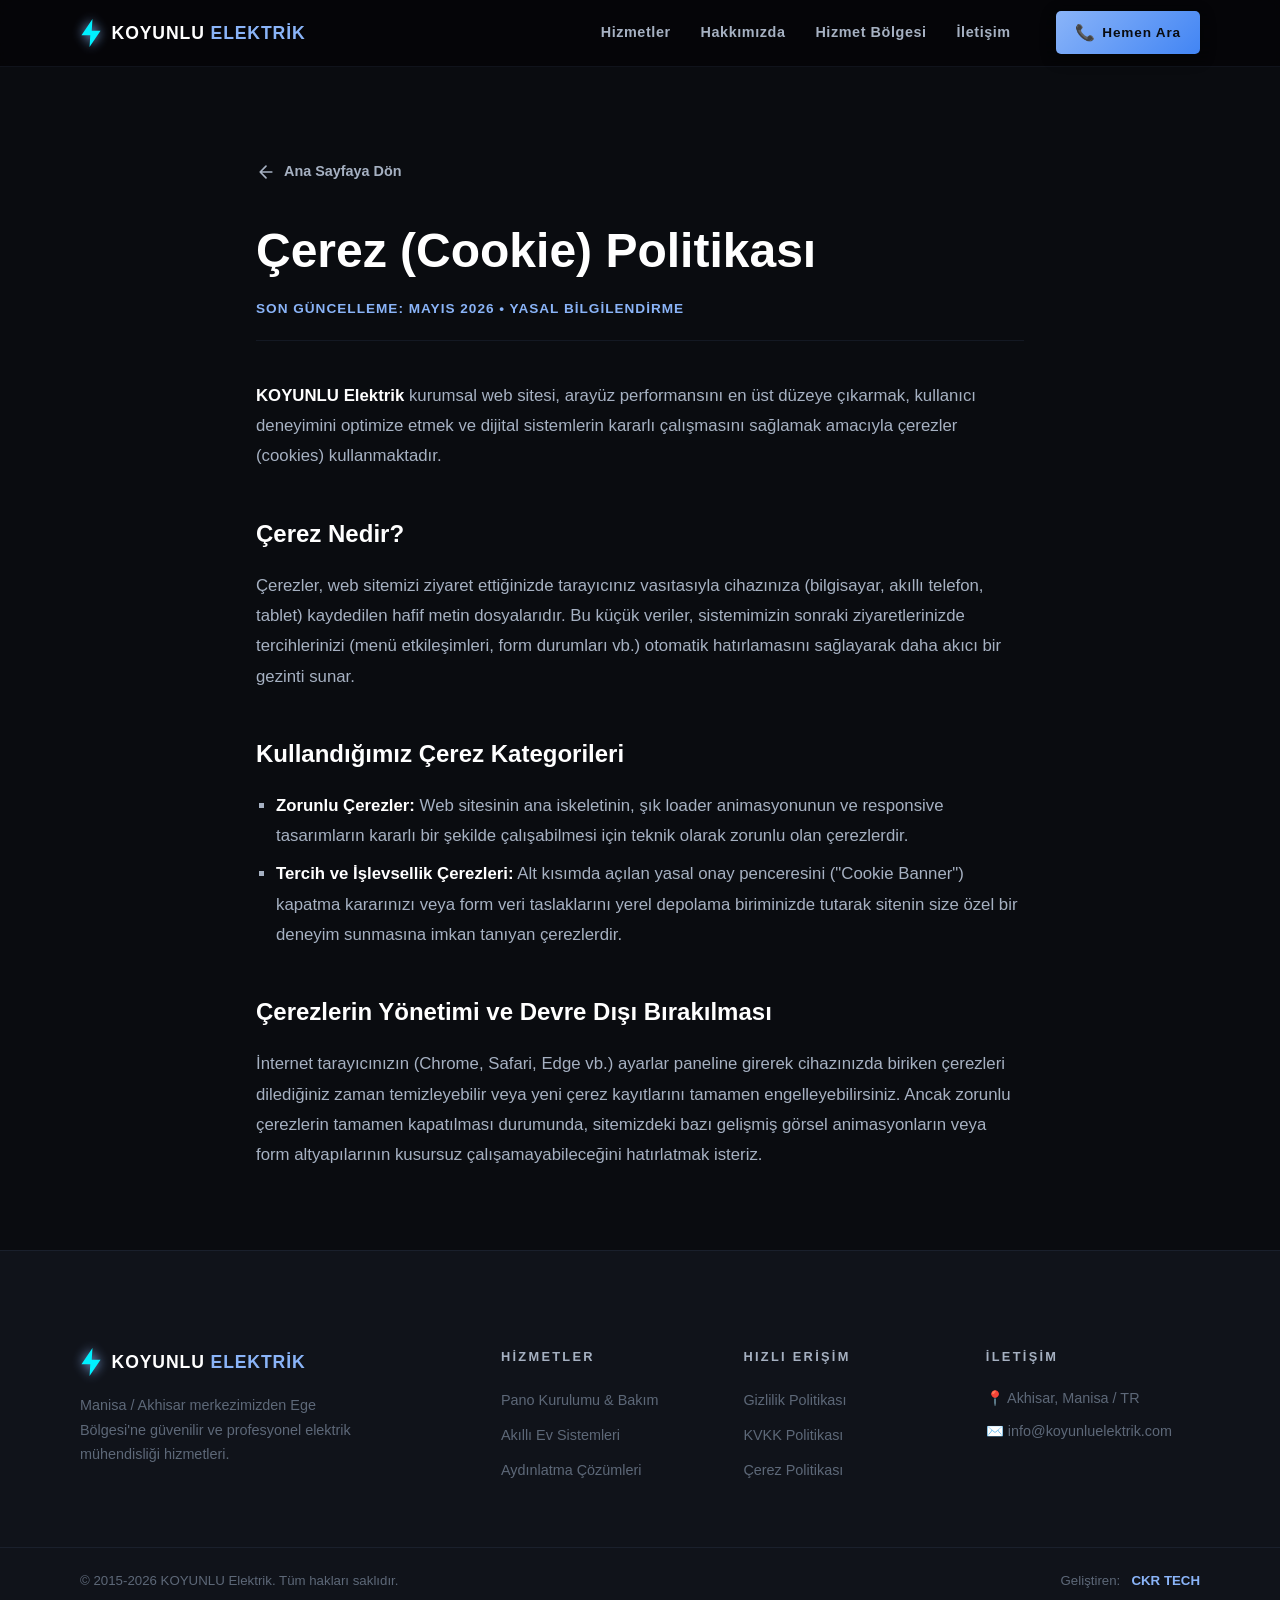
<file: cerez.html>
<!DOCTYPE html>
<html lang="tr">
<head>
  <meta charset="UTF-8" />
  <meta name="viewport" content="width=device-width, initial-scale=1.0, maximum-scale=5.0" />
  <title>Çerez Politikası | KOYUNLU Elektrik</title>

  <link rel="preconnect" href="https://fonts.googleapis.com" />
  <link rel="preconnect" href="https://fonts.gstatic.com" crossorigin />
  <link href="https://fonts.googleapis.com/css2?family=Syne:wght@600;700;800&family=DM+Sans:wght@300;400;500;600&display=swap" rel="stylesheet" />

  <link rel="stylesheet" href="css/base.css" />
  <link rel="stylesheet" href="css/layout.css" />
  <link rel="stylesheet" href="css/sections.css" />
  
  <style>
    .article-container {
      max-width: 800px;
      margin: 160px auto 80px;
      padding: 0 var(--space-sm);
    }
    .back-link {
      display: inline-flex;
      align-items: center;
      gap: 8px;
      color: var(--text-secondary);
      text-decoration: none;
      margin-bottom: 40px;
      font-family: var(--font-heading);
      font-weight: 600;
      font-size: 0.9rem;
      transition: color var(--duration-fast);
    }
    .back-link:hover { color: var(--accent-cyan); }
    .article-header h1 {
      font-family: var(--font-heading);
      font-size: clamp(2rem, 4vw, 3rem);
      color: var(--text-primary);
      margin-bottom: 20px;
      line-height: 1.15;
    }
    .article-meta {
      color: var(--accent-cyan);
      font-size: 0.85rem;
      font-weight: 600;
      letter-spacing: 1px;
      text-transform: uppercase;
      margin-bottom: 40px;
      border-bottom: 1px solid var(--border-subtle);
      padding-bottom: 20px;
    }
    .article-body {
      color: var(--text-secondary);
      font-size: 1.05rem;
      line-height: 1.8;
    }
    .article-body h2 {
      font-family: var(--font-heading);
      color: var(--text-primary);
      font-size: 1.5rem;
      margin: 40px 0 16px;
      font-weight: 700;
    }
    .article-body p, .article-body ul { margin-bottom: 20px; }
    .article-body ul { padding-left: 20px; list-style-type: square; }
    .article-body li { margin-bottom: 8px; }
    .article-body strong { color: var(--text-primary); font-weight: 600; }
  </style>
<base target="_blank">
</head>
<body>

  <header class="navbar scrolled" id="navbar">
    <div class="lux-container navbar__inner">
      <a href="index.html#hero" class="navbar__logo" aria-label="KOYUNLU Elektrik Ana Sayfa">
        <svg class="logo-bolt" viewBox="0 0 30 40" fill="none" xmlns="http://www.w3.org/2000/svg">
          <path d="M17 1L2 23H14L13 39L28 17H16L17 1Z" fill="#00f0ff"/>
        </svg>
        <span class="logo-text">KOYUNLU <strong>ELEKTRİK</strong></span>
      </a>
      <nav class="navbar__nav" id="mainNav" role="navigation" aria-label="Ana Menü">
        <a href="index.html#hizmetler" class="nav-link">Hizmetler</a>
        <a href="index.html#hakkimizda" class="nav-link">Hakkımızda</a>
        <a href="index.html#hakkimizda" class="nav-link">Hizmet Bölgesi</a>
        <a href="index.html#iletisim" class="nav-link">İletişim</a>
      </nav>
      <a href="tel:+905457189865" class="btn-call" aria-label="Hemen Ara">
        <span class="btn-call__icon">📞</span>
        <span>Hemen Ara</span>
      </a>
    </div>
  </header>

  <main class="article-container">
    <a href="index.html" class="back-link">
      <svg width="20" height="20" viewBox="0 0 24 24" fill="none" stroke="currentColor" stroke-width="2" stroke-linecap="round" stroke-linejoin="round"><path d="M19 12H5M12 19l-7-7 7-7"/></svg>
      Ana Sayfaya Dön
    </a>

    <header class="article-header">
      <h1>Çerez (Cookie) Politikası</h1>
      <div class="article-meta">Son Güncelleme: Mayıs 2026 • Yasal Bilgilendirme</div>
    </header>

    <div class="article-body">
      <p><strong>KOYUNLU Elektrik</strong> kurumsal web sitesi, arayüz performansını en üst düzeye çıkarmak, kullanıcı deneyimini optimize etmek ve dijital sistemlerin kararlı çalışmasını sağlamak amacıyla çerezler (cookies) kullanmaktadır.</p>

      <h2>Çerez Nedir?</h2>
      <p>Çerezler, web sitemizi ziyaret ettiğinizde tarayıcınız vasıtasıyla cihazınıza (bilgisayar, akıllı telefon, tablet) kaydedilen hafif metin dosyalarıdır. Bu küçük veriler, sistemimizin sonraki ziyaretlerinizde tercihlerinizi (menü etkileşimleri, form durumları vb.) otomatik hatırlamasını sağlayarak daha akıcı bir gezinti sunar.</p>

      <h2>Kullandığımız Çerez Kategorileri</h2>
      <ul>
        <li><strong>Zorunlu Çerezler:</strong> Web sitesinin ana iskeletinin, şık loader animasyonunun ve responsive tasarımların kararlı bir şekilde çalışabilmesi için teknik olarak zorunlu olan çerezlerdir.</li>
        <li><strong>Tercih ve İşlevsellik Çerezleri:</strong> Alt kısımda açılan yasal onay penceresini ("Cookie Banner") kapatma kararınızı veya form veri taslaklarını yerel depolama biriminizde tutarak sitenin size özel bir deneyim sunmasına imkan tanıyan çerezlerdir.</li>
      </ul>

      <h2>Çerezlerin Yönetimi ve Devre Dışı Bırakılması</h2>
      <p>İnternet tarayıcınızın (Chrome, Safari, Edge vb.) ayarlar paneline girerek cihazınızda biriken çerezleri dilediğiniz zaman temizleyebilir veya yeni çerez kayıtlarını tamamen engelleyebilirsiniz. Ancak zorunlu çerezlerin tamamen kapatılması durumunda, sitemizdeki bazı gelişmiş görsel animasyonların veya form altyapılarının kusursuz çalışamayabileceğini hatırlatmak isteriz.</p>
    </div>
  </main>

  <footer class="footer" role="contentinfo">
    <div class="footer__top">
      <div class="lux-container footer-inner">
        <div class="footer-brand">
          <a href="index.html#hero" class="navbar__logo">
            <svg class="logo-bolt" viewBox="0 0 30 40" fill="none"><path d="M17 1L2 23H14L13 39L28 17H16L17 1Z" fill="#00f0ff"/></svg>
            <span class="logo-text">KOYUNLU <strong>ELEKTRİK</strong></span>
          </a>
          <p class="footer-brand__desc">Manisa / Akhisar merkezimizden Ege Bölgesi'ne güvenilir ve profesyonel elektrik mühendisliği hizmetleri.</p>
        </div>
        <div class="footer-col">
          <h4 class="footer-col__title">Hizmetler</h4>
          <ul>
            <li><a href="index.html#hizmetler">Pano Kurulumu & Bakım</a></li>
            <li><a href="index.html#hizmetler">Akıllı Ev Sistemleri</a></li>
            <li><a href="index.html#hizmetler">Aydınlatma Çözümleri</a></li>
          </ul>
        </div>
        <div class="footer-col">
          <h4 class="footer-col__title">Hızlı Erişim</h4>
          <ul>
            <li><a href="gizlilik.html">Gizlilik Politikası</a></li>
            <li><a href="kvkk.html">KVKK Politikası</a></li>
            <li><a href="cerez.html">Çerez Politikası</a></li>
          </ul>
        </div>
        <div class="footer-col">
          <h4 class="footer-col__title">İletişim</h4>
          <ul class="footer-contact">
            <li>📍 Akhisar, Manisa / TR</li>
            <li><a href="mailto:info@koyunluelektrik.com">✉️ info@koyunluelektrik.com</a></li>
          </ul>
        </div>
      </div>
    </div>
    <div class="footer__bottom">
      <div class="lux-container footer-bottom-inner">
        <p class="footer-copy">© 2015-2026 KOYUNLU Elektrik. Tüm hakları saklıdır.</p>
        <p class="footer-credit">Geliştiren: <strong>CKR TECH</strong></p>
      </div>
    </div>
  </footer>

</body>
</html>
</file>
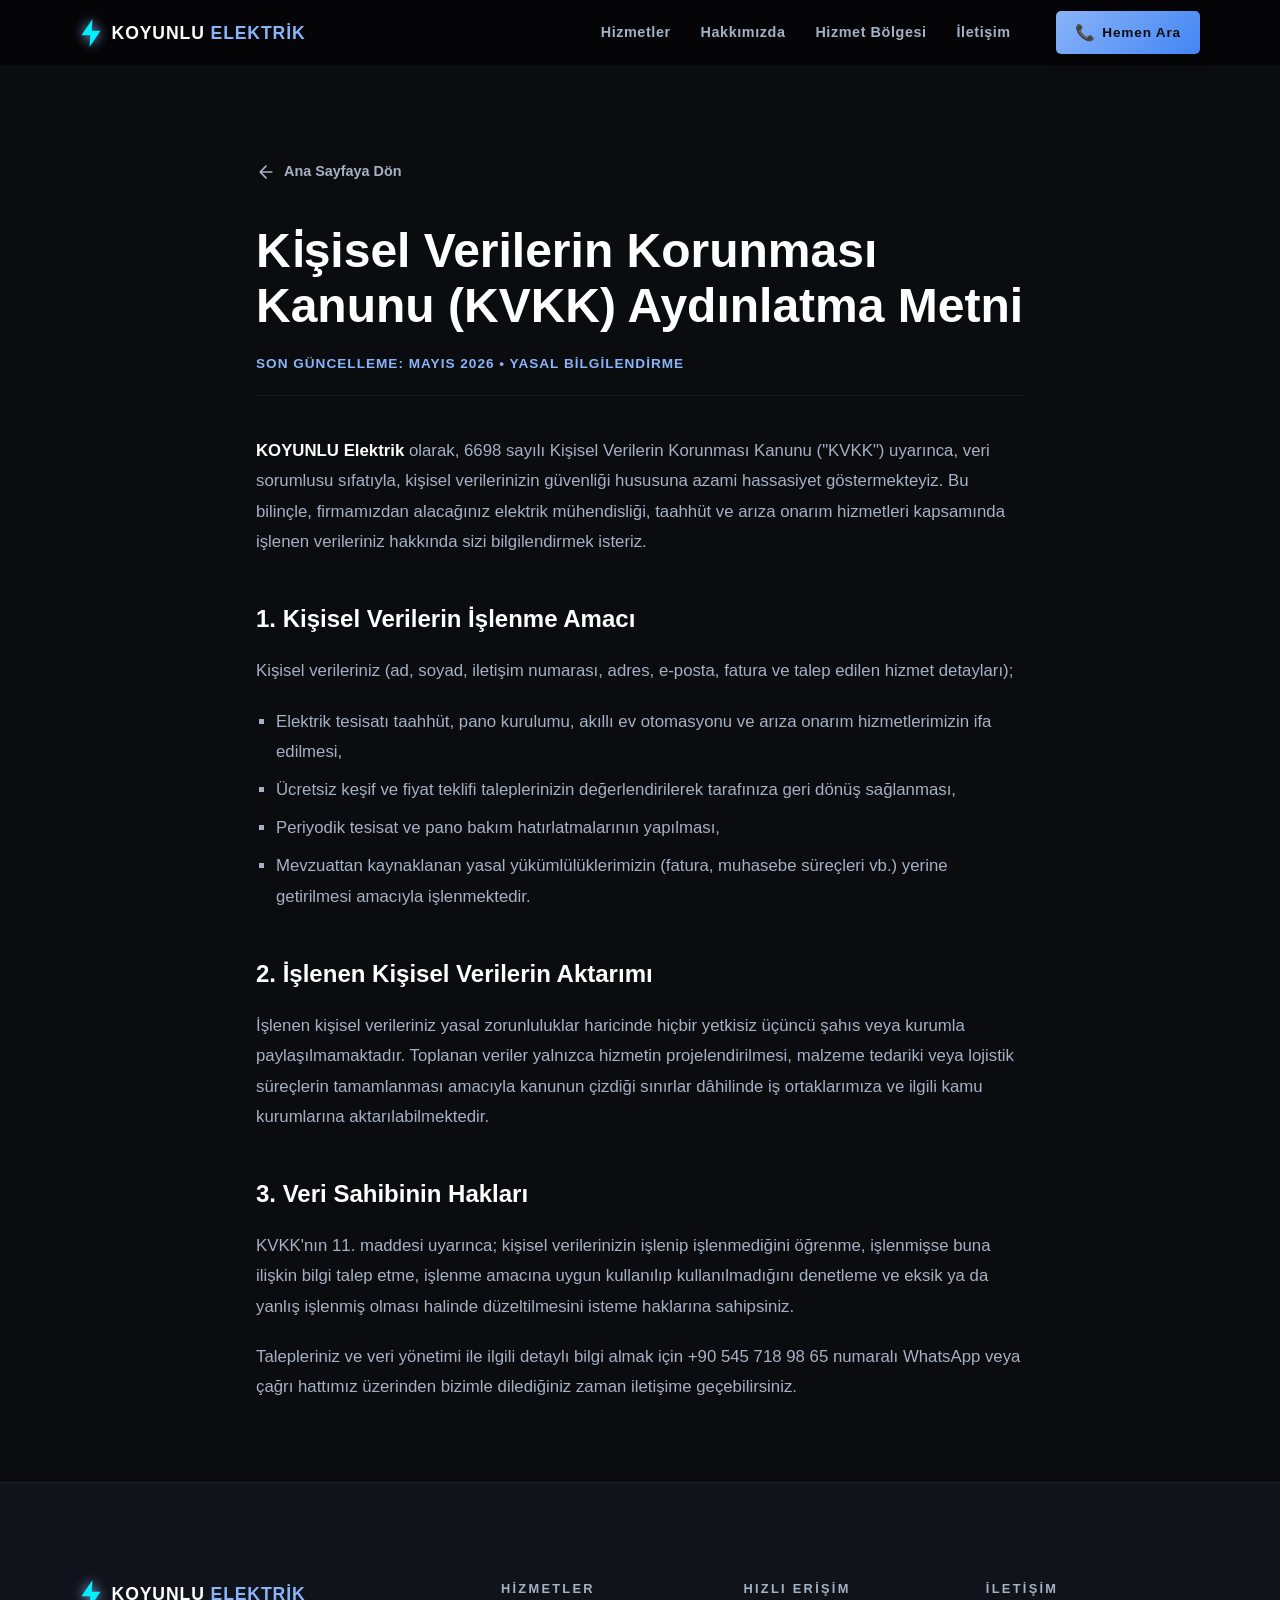
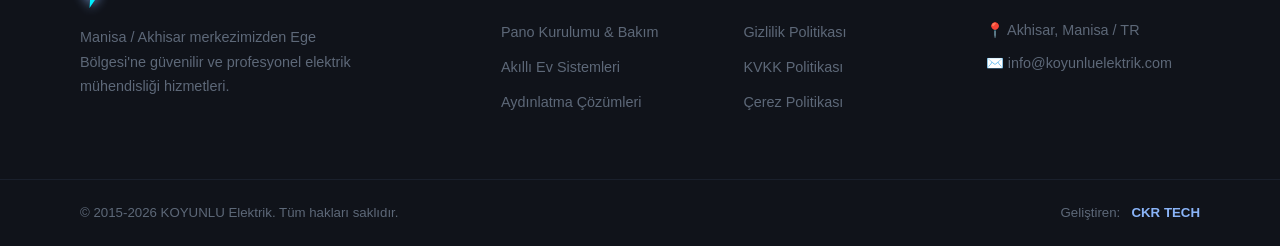
<file: gizlilik.html>
<!DOCTYPE html>
<html lang="tr">
<head>
  <meta charset="UTF-8" />
  <meta name="viewport" content="width=device-width, initial-scale=1.0, maximum-scale=5.0" />
  <title>KVKK Aydınlatma Metni | KOYUNLU Elektrik</title>

  <link rel="preconnect" href="https://fonts.googleapis.com" />
  <link rel="preconnect" href="https://fonts.gstatic.com" crossorigin />
  <link href="https://fonts.googleapis.com/css2?family=Syne:wght@600;700;800&family=DM+Sans:wght@300;400;500;600&display=swap" rel="stylesheet" />

  <link rel="stylesheet" href="css/base.css" />
  <link rel="stylesheet" href="css/layout.css" />
  <link rel="stylesheet" href="css/sections.css" />
  
  <style>
    .article-container {
      max-width: 800px;
      margin: 160px auto 80px;
      padding: 0 var(--space-sm);
    }
    .back-link {
      display: inline-flex;
      align-items: center;
      gap: 8px;
      color: var(--text-secondary);
      text-decoration: none;
      margin-bottom: 40px;
      font-family: var(--font-heading);
      font-weight: 600;
      font-size: 0.9rem;
      transition: color var(--duration-fast);
    }
    .back-link:hover { color: var(--accent-cyan); }
    .article-header h1 {
      font-family: var(--font-heading);
      font-size: clamp(2rem, 4vw, 3rem);
      color: var(--text-primary);
      margin-bottom: 20px;
      line-height: 1.15;
    }
    .article-meta {
      color: var(--accent-cyan);
      font-size: 0.85rem;
      font-weight: 600;
      letter-spacing: 1px;
      text-transform: uppercase;
      margin-bottom: 40px;
      border-bottom: 1px solid var(--border-subtle);
      padding-bottom: 20px;
    }
    .article-body {
      color: var(--text-secondary);
      font-size: 1.05rem;
      line-height: 1.8;
    }
    .article-body h2 {
      font-family: var(--font-heading);
      color: var(--text-primary);
      font-size: 1.5rem;
      margin: 40px 0 16px;
      font-weight: 700;
    }
    .article-body p, .article-body ul { margin-bottom: 20px; }
    .article-body ul { padding-left: 20px; list-style-type: square; }
    .article-body li { margin-bottom: 8px; }
    .article-body strong { color: var(--text-primary); font-weight: 600; }
  </style>
<base target="_blank">
</head>
<body>

  <header class="navbar scrolled" id="navbar">
    <div class="lux-container navbar__inner">
      <a href="index.html#hero" class="navbar__logo" aria-label="KOYUNLU Elektrik Ana Sayfa">
        <svg class="logo-bolt" viewBox="0 0 30 40" fill="none" xmlns="http://www.w3.org/2000/svg">
          <path d="M17 1L2 23H14L13 39L28 17H16L17 1Z" fill="#00f0ff"/>
        </svg>
        <span class="logo-text">KOYUNLU <strong>ELEKTRİK</strong></span>
      </a>
      <nav class="navbar__nav" id="mainNav" role="navigation" aria-label="Ana Menü">
        <a href="index.html#hizmetler" class="nav-link">Hizmetler</a>
        <a href="index.html#hakkimizda" class="nav-link">Hakkımızda</a>
        <a href="index.html#hakkimizda" class="nav-link">Hizmet Bölgesi</a>
        <a href="index.html#iletisim" class="nav-link">İletişim</a>
      </nav>
      <a href="tel:+905457189865" class="btn-call" aria-label="Hemen Ara">
        <span class="btn-call__icon">📞</span>
        <span>Hemen Ara</span>
      </a>
    </div>
  </header>

  <main class="article-container">
    <a href="index.html" class="back-link">
      <svg width="20" height="20" viewBox="0 0 24 24" fill="none" stroke="currentColor" stroke-width="2" stroke-linecap="round" stroke-linejoin="round"><path d="M19 12H5M12 19l-7-7 7-7"/></svg>
      Ana Sayfaya Dön
    </a>

    <header class="article-header">
      <h1>Ki̇şisel Verilerin Korunması Kanunu (KVKK) Aydınlatma Metni</h1>
      <div class="article-meta">Son Güncelleme: Mayıs 2026 • Yasal Bilgilendirme</div>
    </header>

    <div class="article-body">
      <p><strong>KOYUNLU Elektrik</strong> olarak, 6698 sayılı Kişisel Verilerin Korunması Kanunu ("KVKK") uyarınca, veri sorumlusu sıfatıyla, kişisel verilerinizin güvenliği hususuna azami hassasiyet göstermekteyiz. Bu bilinçle, firmamızdan alacağınız elektrik mühendisliği, taahhüt ve arıza onarım hizmetleri kapsamında işlenen verileriniz hakkında sizi bilgilendirmek isteriz.</p>

      <h2>1. Kişisel Verilerin İşlenme Amacı</h2>
      <p>Kişisel verileriniz (ad, soyad, iletişim numarası, adres, e-posta, fatura ve talep edilen hizmet detayları);</p>
      <ul>
        <li>Elektrik tesisatı taahhüt, pano kurulumu, akıllı ev otomasyonu ve arıza onarım hizmetlerimizin ifa edilmesi,</li>
        <li>Ücretsiz keşif ve fiyat teklifi taleplerinizin değerlendirilerek tarafınıza geri dönüş sağlanması,</li>
        <li>Periyodik tesisat ve pano bakım hatırlatmalarının yapılması,</li>
        <li>Mevzuattan kaynaklanan yasal yükümlülüklerimizin (fatura, muhasebe süreçleri vb.) yerine getirilmesi amacıyla işlenmektedir.</li>
      </ul>

      <h2>2. İşlenen Kişisel Verilerin Aktarımı</h2>
      <p>İşlenen kişisel verileriniz yasal zorunluluklar haricinde hiçbir yetkisiz üçüncü şahıs veya kurumla paylaşılmamaktadır. Toplanan veriler yalnızca hizmetin projelendirilmesi, malzeme tedariki veya lojistik süreçlerin tamamlanması amacıyla kanunun çizdiği sınırlar dâhilinde iş ortaklarımıza ve ilgili kamu kurumlarına aktarılabilmektedir.</p>

      <h2>3. Veri Sahibinin Hakları</h2>
      <p>KVKK'nın 11. maddesi uyarınca; kişisel verilerinizin işlenip işlenmediğini öğrenme, işlenmişse buna ilişkin bilgi talep etme, işlenme amacına uygun kullanılıp kullanılmadığını denetleme ve eksik ya da yanlış işlenmiş olması halinde düzeltilmesini isteme haklarına sahipsiniz.</p>
      
      <p>Talepleriniz ve veri yönetimi ile ilgili detaylı bilgi almak için +90 545 718 98 65 numaralı WhatsApp veya çağrı hattımız üzerinden bizimle dilediğiniz zaman iletişime geçebilirsiniz.</p>
    </div>
  </main>

  <footer class="footer" role="contentinfo">
    <div class="footer__top">
      <div class="lux-container footer-inner">
        <div class="footer-brand">
          <a href="index.html#hero" class="navbar__logo">
            <svg class="logo-bolt" viewBox="0 0 30 40" fill="none"><path d="M17 1L2 23H14L13 39L28 17H16L17 1Z" fill="#00f0ff"/></svg>
            <span class="logo-text">KOYUNLU <strong>ELEKTRİK</strong></span>
          </a>
          <p class="footer-brand__desc">Manisa / Akhisar merkezimizden Ege Bölgesi'ne güvenilir ve profesyonel elektrik mühendisliği hizmetleri.</p>
        </div>
        <div class="footer-col">
          <h4 class="footer-col__title">Hizmetler</h4>
          <ul>
            <li><a href="index.html#hizmetler">Pano Kurulumu & Bakım</a></li>
            <li><a href="index.html#hizmetler">Akıllı Ev Sistemleri</a></li>
            <li><a href="index.html#hizmetler">Aydınlatma Çözümleri</a></li>
          </ul>
        </div>
        <div class="footer-col">
          <h4 class="footer-col__title">Hızlı Erişim</h4>
          <ul>
            <li><a href="gizlilik.html">Gizlilik Politikası</a></li>
            <li><a href="kvkk.html">KVKK Politikası</a></li>
            <li><a href="cerez.html">Çerez Politikası</a></li>
          </ul>
        </div>
        <div class="footer-col">
          <h4 class="footer-col__title">İletişim</h4>
          <ul class="footer-contact">
            <li>📍 Akhisar, Manisa / TR</li>
            <li><a href="mailto:info@koyunluelektrik.com">✉️ info@koyunluelektrik.com</a></li>
          </ul>
        </div>
      </div>
    </div>
    <div class="footer__bottom">
      <div class="lux-container footer-bottom-inner">
        <p class="footer-copy">© 2015-2026 KOYUNLU Elektrik. Tüm hakları saklıdır.</p>
        <p class="footer-credit">Geliştiren: <strong>CKR TECH</strong></p>
      </div>
    </div>
  </footer>

</body>
</html>
</file>
<file: css/base.css>
/* ═══════════════════════════════════════════════════════════
   Elektrikçi Projesi | CKR TECH | css/base.css
   CSS Değişkenleri, Reset, Evrensel Sınıflar, Animasyonlar
   ══════════════════════════════════════════════════════════ */

/* ── 1. CSS CUSTOM PROPERTIES ────────────────────────────── */
:root {
  /* Renkler (Sleek High-Tech Palet) */
  --bg-primary:       #0a0c10; /* Derin Uzay Siyahı */
  --bg-secondary:     #10131a; /* Koyu Titanyum */
  --bg-card:          #161a24; /* Mat Çelik */
  --bg-card-hover:    #1c2230; /* Fırçalanmış Platin */

  --text-primary:     #ffffff; /* Saf Beyaz */
  --text-secondary:   #a6b1c2; /* Buzul Gümüş */
  --text-muted:       #5d6878; /* Koyu Metalik Gri */

  /* İleri Teknoloji Enerji Tonları */
  --accent-cyan:      #8ab4f8; /* Mat Kristal Mavi / Yumuşak Safir */
  --accent-blue:      #4285f4; /* Endüstriyel Kobalt Mavisi */
  --accent-yellow:    #d2e3fc; /* Platin Enerji Parlaması */

  --border-subtle:    rgba(138, 180, 248, 0.08);
  --border-card:      rgba(138, 180, 248, 0.04);
  --border-hover:     rgba(138, 180, 248, 0.3);

  /* Tipografi */
  --font-display:     'Plus Jakarta Sans', sans-serif;
  --font-heading:     'Plus Jakarta Sans', sans-serif;
  --font-body:        'Inter', sans-serif;

  /* Boşluklar */
  --space-xs:         0.5rem;
  --space-sm:         1rem;
  --space-md:         1.5rem;
  --space-lg:         2.5rem;
  --space-xl:         4rem;
  --space-2xl:        6rem;

  /* Geçişler */
  --ease-out:         cubic-bezier(0.16, 1, 0.3, 1);
  --ease-spring:      cubic-bezier(0.34, 1.56, 0.64, 1);
  --duration-fast:    0.2s;
  --duration-med:     0.4s;
  --duration-slow:    0.7s;

  /* Efektler */
  --shadow-card:      0 16px 45px rgba(0, 0, 0, 0.7);
  --shadow-glow-cyan: 0 0 30px rgba(138, 180, 248, 0.15);
  --shadow-glow-gold: 0 0 30px rgba(210, 227, 252, 0.2);
  --blur-glass:       blur(16px) saturate(140%);

  /* Border radius */
  --radius-sm:        5px;
  --radius-md:        10px;
  --radius-lg:        18px;
  --radius-xl:        28px;
}

/* ── 2. RESET & BASE ──────────────────────────────────────── */
*, *::before, *::after {
  margin: 0;
  padding: 0;
  box-sizing: border-box;
}

html {
  scroll-behavior: smooth;
  font-size: 16px;
  -webkit-text-size-adjust: 100%;
}

body {
  font-family: var(--font-body);
  background-color: var(--bg-primary);
  color: var(--text-primary);
  line-height: 1.6;
  overflow-x: hidden;
  -webkit-font-smoothing: antialiased;
  -moz-osx-font-smoothing: grayscale;
}

/* Scrollbar */
::-webkit-scrollbar { width: 6px; }
::-webkit-scrollbar-track { background: var(--bg-secondary); }
::-webkit-scrollbar-thumb { background: var(--accent-cyan); border-radius: 3px; }
::-webkit-scrollbar-thumb:hover { background: var(--accent-blue); }

a {
  color: inherit;
  text-decoration: none;
  transition: color var(--duration-fast) ease;
}

img, svg { display: block; max-width: 100%; }

ul, ol { list-style: none; }

button {
  cursor: pointer;
  border: none;
  background: none;
  font-family: inherit;
}

input, textarea, select {
  font-family: inherit;
  font-size: 1rem;
}

/* ── 3. LAYOUT YARDIMCILARI ──────────────────────────────── */
.lux-container {
  width: 100%;
  max-width: 1200px;
  margin: 0 auto;
  padding: 0 var(--space-lg);
}

.section-header {
  text-align: center;
  margin-bottom: var(--space-xl);
}

.section-tag {
  display: inline-block;
  font-family: var(--font-heading);
  font-size: 0.72rem;
  font-weight: 700;
  letter-spacing: 0.2em;
  text-transform: uppercase;
  color: var(--accent-cyan);
  border: 1px solid var(--border-subtle);
  background: rgba(0, 240, 255, 0.06);
  padding: 0.35em 1em;
  border-radius: 100px;
  margin-bottom: var(--space-md);
}

.section-title {
  font-family: var(--font-heading);
  font-size: clamp(2rem, 4vw, 3rem);
  font-weight: 800;
  line-height: 1.15;
  color: var(--text-primary);
  margin-bottom: var(--space-sm);
}

.section-desc {
  font-size: 1.05rem;
  color: var(--text-secondary);
  max-width: 560px;
  margin: 0 auto;
  line-height: 1.7;
}

/* ── 4. BUTONLAR ─────────────────────────────────────────── */
.btn-primary {
  display: inline-flex;
  align-items: center;
  gap: 0.6em;
  font-family: var(--font-heading);
  font-weight: 700;
  font-size: 0.95rem;
  letter-spacing: 0.05em;
  text-transform: uppercase;
  padding: 0.9em 2em;
  background: linear-gradient(135deg, var(--accent-cyan) 0%, var(--accent-blue) 100%);
  color: var(--bg-primary);
  border-radius: var(--radius-sm);
  transition: all var(--duration-med) var(--ease-out);
  position: relative;
  overflow: hidden;
  white-space: nowrap;
}

.btn-primary::before {
  content: '';
  position: absolute;
  inset: 0;
  background: linear-gradient(135deg, #fff 0%, var(--accent-cyan) 100%);
  opacity: 0;
  transition: opacity var(--duration-fast);
}

.btn-primary:hover::before { opacity: 0.15; }
.btn-primary:hover {
  transform: translateY(-2px);
  box-shadow: 0 8px 30px rgba(0, 240, 255, 0.4);
}
.btn-primary:active { transform: translateY(0); }

.btn-ghost {
  display: inline-flex;
  align-items: center;
  gap: 0.5em;
  font-family: var(--font-heading);
  font-weight: 700;
  font-size: 0.95rem;
  letter-spacing: 0.05em;
  text-transform: uppercase;
  padding: 0.85em 2em;
  background: transparent;
  color: var(--text-primary);
  border: 1px solid rgba(248, 249, 250, 0.25);
  border-radius: var(--radius-sm);
  transition: all var(--duration-med) var(--ease-out);
  white-space: nowrap;
}

.btn-ghost:hover {
  border-color: var(--accent-cyan);
  color: var(--accent-cyan);
  background: rgba(0, 240, 255, 0.05);
  transform: translateY(-2px);
}

/* ── 5. SCROLL REVEAL ────────────────────────────────────── */
.rv {
  opacity: 0;
  transform: translateY(32px);
  transition: opacity var(--duration-slow) var(--ease-out),
              transform var(--duration-slow) var(--ease-out);
}

.rv.visible {
  opacity: 1;
  transform: translateY(0);
}

/* Staggered delays */
.rv:nth-child(1) { transition-delay: 0ms; }
.rv:nth-child(2) { transition-delay: 80ms; }
.rv:nth-child(3) { transition-delay: 160ms; }
.rv:nth-child(4) { transition-delay: 240ms; }
.rv:nth-child(5) { transition-delay: 320ms; }

/* ── 6. ACCENT ────────────────────────────────────────────── */
.accent-text {
  color: var(--accent-cyan);
  position: relative;
  display: inline-block;
}

/* ── 7. @KEYFRAMES ANIMASYONLAR ──────────────────────────── */

@keyframes fadeUp {
  from { opacity: 0; transform: translateY(40px); }
  to   { opacity: 1; transform: translateY(0);    }
}

@keyframes fadeIn {
  from { opacity: 0; }
  to   { opacity: 1; }
}

@keyframes scaleIn {
  from { opacity: 0; transform: scale(0.88); }
  to   { opacity: 1; transform: scale(1);    }
}

@keyframes slideRight {
  from { transform: translateX(-100%); opacity: 0; }
  to   { transform: translateX(0);     opacity: 1; }
}

@keyframes slideLeft {
  from { transform: translateX(100%); opacity: 0; }
  to   { transform: translateX(0);    opacity: 1; }
}

@keyframes slideDown {
  from { transform: translateY(-20px); opacity: 0; }
  to   { transform: translateY(0);     opacity: 1; }
}

@keyframes pulseGlow {
  0%, 100% { box-shadow: 0 0 10px rgba(0, 240, 255, 0.3); }
  50%       { box-shadow: 0 0 30px rgba(0, 240, 255, 0.7); }
}

@keyframes pulseGoldGlow {
  0%, 100% { box-shadow: 0 0 10px rgba(255, 204, 0, 0.3); }
  50%       { box-shadow: 0 0 30px rgba(255, 204, 0, 0.7); }
}

@keyframes boltDraw {
  from { stroke-dashoffset: 300; opacity: 0; }
  to   { stroke-dashoffset: 0;   opacity: 1; }
}

@keyframes loaderProgress {
  from { width: 0%; }
  to   { width: 100%; }
}

@keyframes scanline {
  0%   { top: -10%; }
  100% { top: 110%; }
}

@keyframes gridFloat {
  0%, 100% { transform: translateY(0); }
  50%       { transform: translateY(-8px); }
}

@keyframes countUp {
  from { opacity: 0; }
  to   { opacity: 1; }
}

@keyframes shimmer {
  from { background-position: -200% center; }
  to   { background-position: 200% center; }
}

@keyframes particlePulse {
  0%, 100% { opacity: 0.4; transform: scale(1); }
  50%       { opacity: 1; transform: scale(1.5); }
}

@keyframes heroLineMove {
  from { stroke-dashoffset: 1000; }
  to   { stroke-dashoffset: 0; }
}

@keyframes badgePulse {
  0%, 100% { opacity: 1; transform: scale(1); }
  50%       { opacity: 0.6; transform: scale(0.85); }
}

@keyframes tooltipIn {
  from { opacity: 0; transform: translateY(8px) scale(0.95); }
  to   { opacity: 1; transform: translateY(0)   scale(1);    }
}

/* ── 8. MOBILE BREAKPOINTS (BEYİN SIFIR) ────────────────── */
@media (max-width: 768px) {
  :root {
    --space-xl:  2.5rem;
    --space-2xl: 4rem;
  }

  .lux-container {
    padding: 0 var(--space-sm);
  }

  .section-title {
    font-size: clamp(1.6rem, 6vw, 2.2rem);
  }
}
/* ═══════════════════════════════════════════════════════════
   YENİ NESİL BUTON TASARIMLARI VE WHATSAPP
   ══════════════════════════════════════════════════════════ */

/* Tüm ana butonları (Hemen Ara, Gönder vb.) modernleştiriyoruz */
.btn-call, 
.btn-primary, 
button[type="submit"] {
  position: relative;
  display: inline-flex;
  align-items: center;
  justify-content: center;
  gap: 0.75rem;
  padding: 0.95rem 2.2rem;
  font-family: var(--font-heading);
  font-size: 0.95rem;
  font-weight: 700;
  letter-spacing: 0.05em;
  color: var(--bg-primary) !important; /* Arka plandaki zıt renk ile okunaklı */
  background: linear-gradient(135deg, var(--accent-cyan), var(--accent-blue));
  border: none;
  border-radius: 100px; /* Modern Pill (Hap) Şekli */
  cursor: pointer;
  overflow: hidden; /* Işık efekti dışarı taşmasın diye */
  transition: transform var(--duration-med) var(--ease-spring), 
              box-shadow var(--duration-med) ease;
  box-shadow: 0 4px 15px rgba(0, 0, 0, 0.4);
  text-decoration: none;
  z-index: 1;
}

/* Buton İçinden Geçen Parlaklık (Shine) Efekti */
.btn-call::before, 
.btn-primary::before, 
button[type="submit"]::before {
  content: '';
  position: absolute;
  top: 0;
  left: -100%;
  width: 50%;
  height: 100%;
  background: linear-gradient(90deg, transparent, rgba(255, 255, 255, 0.5), transparent);
  transform: skewX(-25deg);
  transition: left 0.7s ease;
  z-index: -1;
}

/* Hover (Fare Üzerine Geldiğinde) Durumu */
.btn-call:hover::before, 
.btn-primary:hover::before, 
button[type="submit"]:hover::before {
  left: 150%; /* Işık sağa doğru kayar */
}

.btn-call:hover, 
.btn-primary:hover, 
button[type="submit"]:hover {
  transform: translateY(-4px); /* Hafifçe havaya kalkar */
  box-shadow: var(--shadow-glow-cyan); /* Temadaki lüks gölgeyi uygular */
}

/* Sabit (Floating) WhatsApp Butonu Tasarımı */
.float-wa {
  position: fixed;
  bottom: 30px;
  right: 30px;
  width: 60px;
  height: 60px;
  background: linear-gradient(135deg, #25D366, #128C7E);
  color: white;
  border-radius: 50%;
  display: flex;
  align-items: center;
  justify-content: center;
  box-shadow: 0 8px 25px rgba(37, 211, 102, 0.35);
  z-index: 9999;
  transition: transform 0.4s var(--ease-spring), box-shadow 0.4s ease;
}

.float-wa svg {
  width: 32px;
  height: 32px;
  fill: currentColor;
}

.float-wa:hover {
  transform: translateY(-6px) scale(1.08) rotate(5deg);
  box-shadow: 0 12px 35px rgba(37, 211, 102, 0.6);
}

/* Mobilde WhatsApp butonu menü vs. ile çakışmasın diye ince ayar */
@media (max-width: 768px) {
  .float-wa {
    bottom: 20px;
    right: 20px;
    width: 55px;
    height: 55px;
  }
  .float-wa svg {
    width: 28px;
    height: 28px;
  }
}
/* ═══════════════════════════════════════════════════════════
   YENİ NESİL İLETİŞİM İKONLARI (GLASSMORPHISM)
   ══════════════════════════════════════════════════════════ */

.contact-icon-group {
  display: flex;
  gap: 1rem;
  align-items: center;
  flex-wrap: wrap;
}

.glass-icon-btn {
  display: flex;
  align-items: center;
  justify-content: center;
  width: 48px;
  height: 48px;
  border-radius: 14px; /* Hafif yuvarlatılmış premium kare */
  background: rgba(255, 255, 255, 0.03); /* Cam efekti */
  border: 1px solid rgba(255, 255, 255, 0.08);
  color: var(--text-secondary);
  backdrop-filter: blur(10px);
  -webkit-backdrop-filter: blur(10px);
  transition: all 0.4s cubic-bezier(0.175, 0.885, 0.32, 1.275);
  position: relative;
  overflow: hidden;
  z-index: 1;
}

.glass-icon-btn svg {
  width: 22px;
  height: 22px;
  transition: transform 0.4s ease, fill 0.4s ease, stroke 0.4s ease;
}

/* İçinden geçen parlama efekti (Shine) */
.glass-icon-btn::before {
  content: '';
  position: absolute;
  top: 0;
  left: -100%;
  width: 50%;
  height: 100%;
  background: linear-gradient(90deg, transparent, rgba(255, 255, 255, 0.2), transparent);
  transform: skewX(-25deg);
  transition: left 0.6s ease;
  z-index: -1;
}

/* Hover (Üzerine gelindiğinde) Efektleri */
.glass-icon-btn:hover {
  transform: translateY(-5px) scale(1.05);
  background: rgba(255, 255, 255, 0.08);
}

.glass-icon-btn:hover::before {
  left: 150%;
}

.glass-icon-btn:hover svg {
  transform: scale(1.15);
}

/* İkonlara Özel Marka Renkleri Parlaması */
.phone-theme:hover {
  border-color: var(--accent-cyan);
  box-shadow: 0 8px 25px rgba(0, 240, 255, 0.25);
  color: var(--accent-cyan);
}

.wa-theme:hover {
  border-color: #25D366;
  box-shadow: 0 8px 25px rgba(37, 211, 102, 0.25);
  color: #25D366;
}

.ig-theme:hover {
  border-color: #E1306C;
  box-shadow: 0 8px 25px rgba(225, 48, 108, 0.25);
  color: #E1306C;
}
/* ═══════════════════════════════════════════════════════════
   FOOTER BİLGİ İKONLARI (EMOJI YERİNE SVG)
   ══════════════════════════════════════════════════════════ */

.footer-info-list {
  display: flex;
  flex-direction: column;
  gap: 0.8rem;
  margin-bottom: 1.5rem;
}

.footer-info-item {
  display: flex;
  align-items: center;
  gap: 0.6rem;
  color: var(--text-secondary);
  font-size: 0.95rem;
  line-height: 1.4;
  transition: color 0.3s ease;
}

.footer-info-item:hover {
  color: var(--text-primary);
}

.info-svg {
  width: 18px;
  height: 18px;
  color: var(--accent-cyan); /* Temanın lüks rengini (Altın veya Mavi) alır */
  flex-shrink: 0;
  filter: drop-shadow(0 0 5px rgba(255, 255, 255, 0.1));
}
</file>
<file: css/layout.css>
/* ═══════════════════════════════════════════════════════════
   Elektrikçi Projesi | CKR TECH | css/layout.css
   Loader, Navbar, Mobil Menü, Footer, Çerez Banner
   ══════════════════════════════════════════════════════════ */

/* ── 1. LOADER ────────────────────────────────────────────── */
.loader {
  position: fixed;
  inset: 0;
  z-index: 9999;
  background: #030305; /* Çok hafif derin bir siyah */
  display: flex;
  align-items: center;
  justify-content: center;
  overflow: hidden;
  transition: opacity 0.8s cubic-bezier(0.16, 1, 0.3, 1), 
              visibility 0.8s cubic-bezier(0.16, 1, 0.3, 1);
}

.loader.hidden {
  opacity: 0;
  visibility: hidden;
  pointer-events: none;
}

/* Cavcavlı Arka Plan Parlaması */
.loader__glow {
  position: absolute;
  width: 450px;
  height: 450px;
  background: radial-gradient(circle, rgba(0, 240, 255, 0.15) 0%, transparent 75%);
  filter: blur(60px);
  top: 50%;
  left: 50%;
  transform: translate(-50%, -50%);
  z-index: 1;
  pointer-events: none;
  animation: loaderGlowPulse 3s ease-in-out infinite alternate;
}

/* Arka Plan Dijital Izgara Deseni */
.loader__grid {
  position: absolute;
  inset: 0;
  background-image: 
    linear-gradient(rgba(0, 240, 255, 0.02) 1px, transparent 1px),
    linear-gradient(90deg, rgba(0, 240, 255, 0.02) 1px, transparent 1px);
  background-size: 50px 50px;
  background-position: center;
  z-index: 2;
  opacity: 0.8;
  pointer-events: none;
}

/* Sürekli Akan Sinematik Işık Çizgisi */
.loader__scanline {
  position: absolute;
  inset: 0;
  background: linear-gradient(
    to bottom,
    transparent 0%,
    rgba(0, 240, 255, 0.04) 10%,
    transparent 20%
  );
  background-size: 100% 500%;
  z-index: 3;
  pointer-events: none;
  animation: loaderScan 5s linear infinite;
}

.loader__inner {
  position: relative;
  z-index: 4;
  display: flex;
  flex-direction: column;
  align-items: center;
  gap: 1.5rem;
}

/* Şimşek Etrafında Dönen Enerji Halkası */
.loader__bolt-wrap {
  position: relative;
  display: flex;
  align-items: center;
  justify-content: center;
  width: 100px;
  height: 100px;
}

.loader__bolt-wrap::after {
  content: '';
  position: absolute;
  inset: 0;
  border: 1px solid rgba(0, 240, 255, 0.1);
  border-top-color: var(--accent-cyan);
  border-bottom-color: var(--accent-blue);
  border-radius: 50%;
  animation: loaderRotate 2s linear infinite;
}

/* Sürekli Parlayıp Sönen (Breathing) Şimşek */
.loader__bolt {
  width: 44px;
  height: 58px;
  filter: drop-shadow(0 0 12px rgba(0, 240, 255, 0.6));
  animation: loaderBoltPulse 1.5s ease-in-out infinite alternate 0.8s;
}

.bolt-path {
  stroke-dasharray: 300;
  stroke-dashoffset: 300;
  animation: boltDraw 0.9s ease-out 0.1s forwards;
}

.bolt-fill {
  opacity: 0;
  animation: fadeIn 0.4s ease 0.8s forwards;
}

/* Yazı Alanı */
.loader__text {
  display: flex;
  flex-direction: column;
  align-items: center;
  line-height: 1.1;
  text-align: center;
}

/* Krom/Neon Geçişli Büyük Başlık */
.loader__brand {
  font-family: var(--font-display);
  font-size: 3.8rem;
  letter-spacing: 0.22em;
  background: linear-gradient(135deg, #ffffff 40%, var(--accent-cyan) 100%);
  -webkit-background-clip: text;
  -webkit-text-fill-color: transparent;
  background-clip: text;
  filter: drop-shadow(0 0 25px rgba(0, 240, 255, 0.35));
  animation: loaderTextFadeUp 0.6s cubic-bezier(0.16, 1, 0.3, 1) 0.4s both;
}

.loader__sub {
  font-family: var(--font-heading);
  font-size: 0.8rem;
  letter-spacing: 0.55em;
  text-transform: uppercase;
  color: var(--text-secondary);
  margin-top: 0.3rem;
  opacity: 0.8;
  filter: drop-shadow(0 0 8px rgba(0, 240, 255, 0.2));
  animation: loaderTextFadeUp 0.6s cubic-bezier(0.16, 1, 0.3, 1) 0.6s both;
}

/* Geliştirilmiş Yükleme Çubuğu */
.loader__bar {
  width: 200px;
  height: 3px;
  background: rgba(255, 255, 255, 0.04);
  border-radius: 100px;
  overflow: hidden;
  position: relative;
  border: 1px solid rgba(0, 240, 255, 0.04);
  animation: fadeIn 0.4s ease 0.4s both;
}

.loader__progress {
  height: 100%;
  background: linear-gradient(90deg, var(--accent-blue), var(--accent-cyan));
  border-radius: 100px;
  box-shadow: 0 0 12px var(--accent-cyan);
  animation: loaderProgress 1.7s cubic-bezier(0.25, 1, 0.5, 1) 0.2s forwards;
}

/* Sitenin En Altındaki Küçük CKR TECH İmzası */
.loader__credit {
  position: absolute;
  bottom: 2.5rem;
  left: 50%;
  transform: translateX(-50%);
  z-index: 4;
  font-family: var(--font-heading);
  font-size: 0.72rem;
  font-weight: 500;
  letter-spacing: 0.25em;
  color: var(--text-muted);
  text-transform: uppercase;
  display: flex;
  align-items: center;
  gap: 0.5rem;
  animation: fadeIn 0.8s ease 1s both;
}

.loader__credit strong {
  color: var(--accent-cyan);
  font-weight: 700;
  text-shadow: 0 0 10px rgba(0, 240, 255, 0.4);
}

/* ── YENİ ÖZEL LOADER ANİMASYONLARI ──────────────────────── */
@keyframes loaderGlowPulse {
  0% { opacity: 0.5; transform: translate(-50%, -50%) scale(0.92); }
  100% { opacity: 1; transform: translate(-50%, -50%) scale(1.08); }
}

@keyframes loaderScan {
  0% { background-position: 0 0; }
  100% { background-position: 0 500%; }
}

@keyframes loaderRotate {
  0% { transform: rotate(0deg); }
  100% { transform: rotate(360deg); }
}

@keyframes loaderBoltPulse {
  0% { filter: drop-shadow(0 0 8px rgba(0, 240, 255, 0.45)) brightness(1); }
  100% { filter: drop-shadow(0 0 22px rgba(0, 240, 255, 0.85)) brightness(1.2); }
}

@keyframes loaderTextFadeUp {
  from { opacity: 0; transform: translateY(12px); }
  to { opacity: 1; transform: translateY(0); }
}

/* ── 2. NAVBAR ────────────────────────────────────────────── */
.navbar {
  position: fixed;
  top: 0;
  left: 0;
  right: 0;
  z-index: 1000;
  padding: 1.2rem 0;
  transition: background var(--duration-med) ease,
              backdrop-filter var(--duration-med) ease,
              border-color var(--duration-med) ease,
              padding var(--duration-med) ease;
  border-bottom: 1px solid transparent;
}

/* Scroll sonrası navbar */
.navbar.scrolled {
  background: rgba(5, 5, 7, 0.88);
  backdrop-filter: var(--blur-glass);
  -webkit-backdrop-filter: var(--blur-glass);
  border-color: var(--border-subtle);
  padding: 0.7rem 0;
}

.navbar__inner {
  display: flex;
  align-items: center;
  gap: 2rem;
}

/* Logo */
.navbar__logo {
  display: flex;
  align-items: center;
  gap: 0.6rem;
  flex-shrink: 0;
}

.logo-bolt {
  width: 22px;
  height: 30px;
  filter: drop-shadow(0 0 6px var(--accent-cyan));
}

.logo-text {
  font-family: var(--font-heading);
  font-size: 1.1rem;
  font-weight: 600;
  letter-spacing: 0.05em;
  color: var(--text-primary);
}

.logo-text strong {
  color: var(--accent-cyan);
}

/* Navigasyon linkleri */
.navbar__nav {
  display: flex;
  align-items: center;
  gap: 0.25rem;
  margin-left: auto;
}

.nav-link {
  font-family: var(--font-heading);
  font-size: 0.9rem;
  font-weight: 600;
  letter-spacing: 0.04em;
  color: var(--text-secondary);
  padding: 0.5em 0.9em;
  border-radius: var(--radius-sm);
  transition: color var(--duration-fast) ease,
              background var(--duration-fast) ease;
  position: relative;
}

.nav-link::after {
  content: '';
  position: absolute;
  bottom: 2px;
  left: 50%;
  transform: translateX(-50%);
  width: 0;
  height: 2px;
  background: var(--accent-cyan);
  border-radius: 100px;
  transition: width var(--duration-fast) ease;
}

.nav-link:hover { color: var(--text-primary); }
.nav-link:hover::after { width: 60%; }

/* Ara butonu */
.btn-call {
  display: inline-flex;
  align-items: center;
  gap: 0.5em;
  font-family: var(--font-heading);
  font-weight: 700;
  font-size: 0.85rem;
  letter-spacing: 0.06em;
  padding: 0.65em 1.4em;
  background: linear-gradient(135deg, var(--accent-cyan), var(--accent-blue));
  color: var(--bg-primary);
  border-radius: var(--radius-sm);
  flex-shrink: 0;
  transition: all var(--duration-fast) ease;
  animation: pulseGlow 2.5s ease-in-out infinite;
}

.btn-call:hover {
  transform: translateY(-1px);
  box-shadow: 0 6px 20px rgba(0, 240, 255, 0.4);
  animation: none;
}

.btn-call__icon { font-size: 1rem; }

/* Hamburger */
.hamburger {
  display: none;
  flex-direction: column;
  justify-content: center;
  gap: 5px;
  width: 44px;
  height: 44px;
  border-radius: var(--radius-sm);
  border: 1px solid var(--border-subtle);
  padding: 6px;
  background: rgba(0, 240, 255, 0.04);
  transition: border-color var(--duration-fast) ease;
  margin-left: auto;
}

.hamburger:hover { border-color: var(--accent-cyan); }

.hamburger span {
  display: block;
  width: 100%;
  height: 2px;
  background: var(--text-primary);
  border-radius: 100px;
  transition: transform var(--duration-med) var(--ease-out),
              opacity var(--duration-fast) ease;
}

/* Hamburger açık hali */
.hamburger.open span:nth-child(1) { transform: translateY(7px) rotate(45deg); }
.hamburger.open span:nth-child(2) { opacity: 0; transform: scaleX(0); }
.hamburger.open span:nth-child(3) { transform: translateY(-7px) rotate(-45deg); }

/* ── 3. MOBİL MENÜ ────────────────────────────────────────── */
.mobile-menu {
  display: none;
  flex-direction: column;
  padding: 1rem var(--space-sm) 1.5rem;
  border-top: 1px solid var(--border-subtle);
  background: rgba(5, 5, 7, 0.96);
  backdrop-filter: var(--blur-glass);
  animation: slideDown 0.3s var(--ease-out);
}

.mobile-menu.open { display: flex; }

.mobile-menu__link {
  font-family: var(--font-heading);
  font-size: 1rem;
  font-weight: 600;
  color: var(--text-secondary);
  padding: 0.8rem 0.5rem;
  border-bottom: 1px solid var(--border-subtle);
  transition: color var(--duration-fast) ease;
}

.mobile-menu__link:last-of-type { border-bottom: none; }
.mobile-menu__link:hover { color: var(--accent-cyan); }

.mobile-menu .btn-call,
.mobile-menu__cta {
  margin-top: 1rem;
  text-align: center;
  justify-content: center;
  border-radius: var(--radius-sm);
  padding: 0.9em 1.5em;
}

/* ── 4. FOOTER ────────────────────────────────────────────── */
.footer {
  background: var(--bg-secondary);
  border-top: 1px solid var(--border-subtle);
}

.footer__top { padding: var(--space-2xl) 0 var(--space-xl); }

.footer-inner {
  display: grid;
  grid-template-columns: 2fr 1fr 1fr 1.2fr;
  gap: var(--space-xl);
  align-items: start;
}

.footer-brand .navbar__logo {
  margin-bottom: var(--space-sm);
}

.footer-brand__desc {
  font-size: 0.9rem;
  color: var(--text-muted);
  line-height: 1.7;
  max-width: 280px;
}

.footer-col__title {
  font-family: var(--font-heading);
  font-size: 0.8rem;
  font-weight: 700;
  letter-spacing: 0.18em;
  text-transform: uppercase;
  color: var(--text-secondary);
  margin-bottom: 1.2rem;
}

.footer-col ul { display: flex; flex-direction: column; gap: 0.6rem; }

.footer-col a {
  font-size: 0.9rem;
  color: var(--text-muted);
  transition: color var(--duration-fast) ease;
}

.footer-col a:hover { color: var(--accent-cyan); }

.footer-contact li {
  font-size: 0.9rem;
  color: var(--text-muted);
}

.footer-contact a { color: var(--text-muted); }
.footer-contact a:hover { color: var(--accent-cyan); }

/* Footer alt şerit */
.footer__bottom {
  border-top: 1px solid var(--border-subtle);
  padding: 1.4rem 0;
}

.footer-bottom-inner {
  display: flex;
  align-items: center;
  justify-content: space-between;
  flex-wrap: wrap;
  gap: 0.5rem;
}

.footer-copy {
  font-size: 0.83rem;
  color: var(--text-muted);
}

.footer-credit {
  display: flex;
  align-items: center;
  gap: 0.7rem;
  font-size: 0.83rem;
  color: var(--text-muted);
}

.footer-credit__link { color: var(--text-muted); transition: color var(--duration-fast); }
.footer-credit__link:hover { color: var(--accent-cyan); }

.footer-credit strong { color: var(--accent-cyan); }

/* ── 5. ÇEREZ BANNER ─────────────────────────────────────── */
.cookie-banner {
  position: fixed;
  bottom: 1.5rem;
  left: 1.5rem;
  right: 1.5rem;
  max-width: 680px;
  margin: 0 auto;
  z-index: 999;
  background: rgba(10, 10, 14, 0.95);
  border: 1px solid var(--border-subtle);
  border-radius: var(--radius-lg);
  padding: 1.2rem 1.5rem;
  display: flex;
  align-items: center;
  justify-content: space-between;
  gap: 1.5rem;
  backdrop-filter: var(--blur-glass);
  box-shadow: 0 8px 40px rgba(0, 0, 0, 0.7);
  transform: translateY(120px);
  opacity: 0;
  transition: transform 0.5s var(--ease-out), opacity 0.5s ease;
}

.cookie-banner.visible {
  transform: translateY(0);
  opacity: 1;
}

.cookie-banner[aria-hidden="true"] {
  display: none;
}

.cookie-banner__content p {
  font-size: 0.87rem;
  color: var(--text-secondary);
  line-height: 1.6;
}

.cookie-banner__content a {
  color: var(--accent-cyan);
  text-decoration: underline;
  text-underline-offset: 3px;
}

.cookie-banner__actions {
  display: flex;
  gap: 0.6rem;
  flex-shrink: 0;
}

.cookie-btn {
  font-size: 0.85rem;
  padding: 0.7em 1.4em;
  min-height: 44px;
  display: inline-flex;
  align-items: center;
  justify-content: center;
}

/* ── 6. RESPONSIVE LAYOUT ─────────────────────────────────── */
@media (max-width: 1024px) {
  .footer-inner {
    grid-template-columns: 1fr 1fr;
    gap: var(--space-lg);
  }
}

@media (max-width: 768px) {
  .navbar__nav,
  .btn-call { display: none; }

  .hamburger { display: flex; }

  .footer-inner {
    grid-template-columns: 1fr;
    gap: var(--space-lg);
  }

  .footer-brand__desc { max-width: none; }

  .footer-bottom-inner {
    flex-direction: column;
    text-align: center;
  }

  .cookie-banner {
    flex-direction: column;
    align-items: flex-start;
    gap: 1rem;
  }

  .cookie-banner__actions { width: 100%; }
  .cookie-btn { flex: 1; text-align: center; justify-content: center; }
}
</file>
<file: css/sections.css>
/* ═══════════════════════════════════════════════════════════
   Elektrikçi Projesi | CKR TECH | css/sections.css
   Hero, İstatistikler, Hizmetler, Harita, İletişim
   ══════════════════════════════════════════════════════════ */

/* ── 1. HERO ─────────────────────────────────────────────── */
.hero {
  position: relative;
  min-height: 100svh;
  display: flex;
  align-items: center;
  overflow: hidden;
  padding-top: 90px;
}

/* Arka plan katmanları */
.hero__bg {
  position: absolute;
  inset: 0;
  z-index: 0;
}

/* Izgara deseni */
.hero__grid {
  position: absolute;
  inset: 0;
  background-image:
    linear-gradient(rgba(0, 240, 255, 0.04) 1px, transparent 1px),
    linear-gradient(90deg, rgba(0, 240, 255, 0.04) 1px, transparent 1px);
  background-size: 60px 60px;
  animation: gridFloat 8s ease-in-out infinite;
}

/* Dekoratif partiküller */
.hero__particles {
  position: absolute;
  inset: 0;
  overflow: hidden;
}

/* Glow efektleri */
.hero__glow {
  position: absolute;
  width: 600px;
  height: 600px;
  border-radius: 50%;
  filter: blur(120px);
  pointer-events: none;
}

.hero__glow--left {
  left: -200px;
  top: -100px;
  background: radial-gradient(circle, rgba(0, 85, 255, 0.18) 0%, transparent 70%);
}

.hero__glow--right {
  right: -150px;
  bottom: -50px;
  background: radial-gradient(circle, rgba(0, 240, 255, 0.12) 0%, transparent 70%);
}

/* Sinematik tarama çizgisi */
.hero__scanline {
  position: absolute;
  inset: 0;
  background: linear-gradient(
    to bottom,
    transparent 0%,
    rgba(0, 240, 255, 0.03) 50%,
    transparent 100%
  );
  background-size: 100% 4px;
  pointer-events: none;
  opacity: 0.5;
}

/* Hero içerik */
.hero__content {
  position: relative;
  z-index: 2;
  padding-top: var(--space-xl);
  padding-bottom: var(--space-2xl);
}

/* Aktif servis badge */
.hero__badge {
  display: inline-flex;
  align-items: center;
  gap: 0.6em;
  font-family: var(--font-heading);
  font-size: 0.8rem;
  font-weight: 600;
  letter-spacing: 0.1em;
  color: var(--text-secondary);
  border: 1px solid var(--border-subtle);
  background: rgba(0, 240, 255, 0.04);
  padding: 0.45em 1.2em;
  border-radius: 100px;
  margin-bottom: var(--space-md);
  transition-delay: 0ms !important;
}

.badge-dot {
  width: 7px;
  height: 7px;
  border-radius: 50%;
  background: #00ff88;
  box-shadow: 0 0 8px #00ff88;
  animation: badgePulse 2s ease-in-out infinite;
}

/* Başlık */
.hero__title {
  font-family: var(--font-display);
  font-size: clamp(3.5rem, 8vw, 8rem);
  line-height: 1.05;
  letter-spacing: 0.02em;
  color: var(--text-primary);
  margin-bottom: var(--space-md);
  transition-delay: 80ms !important;
}

.hero__title .accent-text {
  background: linear-gradient(135deg, var(--accent-cyan) 0%, var(--accent-blue) 100%);
  -webkit-background-clip: text;
  -webkit-text-fill-color: transparent;
  background-clip: text;
  text-shadow: none;
  filter: drop-shadow(0 0 20px rgba(0, 240, 255, 0.4));
}

/* Alt başlık */
.hero__sub {
  font-size: clamp(0.9rem, 2.2vw, 1.1rem);
  color: var(--text-secondary);
  line-height: 1.7;
  max-width: 500px;
  margin-bottom: var(--space-lg);
  transition-delay: 160ms !important;
}

/* CTA butonları */
.hero__ctas {
  display: flex;
  gap: 1rem;
  flex-wrap: wrap;
  margin-bottom: var(--space-2xl);
  transition-delay: 240ms !important;
}

/* Alt istatistikler şeridi */
.hero__badges {
  display: flex;
  align-items: center;
  gap: 2rem;
  flex-wrap: wrap;
  transition-delay: 320ms !important;
}

.hero-badge {
  display: flex;
  flex-direction: column;
  line-height: 1.2;
}

.hero-badge__num {
  font-family: var(--font-display);
  font-size: 2rem;
  color: var(--accent-cyan);
  letter-spacing: 0.04em;
}

.hero-badge__lbl {
  font-size: 0.78rem;
  color: var(--text-muted);
  letter-spacing: 0.05em;
}

.hero-badge__divider {
  width: 1px;
  height: 40px;
  background: var(--border-subtle);
}

/* Scroll göstergesi */
.scroll-hint {
  position: absolute;
  bottom: 2rem;
  right: 3rem;
  display: flex;
  flex-direction: column;
  align-items: center;
  gap: 0.5rem;
  z-index: 2;
  opacity: 0.5;
}

.scroll-hint span {
  font-family: var(--font-heading);
  font-size: 0.65rem;
  letter-spacing: 0.2em;
  text-transform: uppercase;
  color: var(--text-muted);
  writing-mode: vertical-rl;
  text-orientation: mixed;
}

.scroll-hint__line {
  width: 1px;
  height: 60px;
  background: linear-gradient(to bottom, var(--accent-cyan), transparent);
  animation: scanline 2s ease-in-out infinite;
  background-size: 100% 200%;
}

/* ── 2. HİZMETLER / CAROUSEL ──────────────────────────────── */
.section-services {
  padding: var(--space-2xl) 0;
  background: var(--bg-secondary);
  position: relative;
  overflow: hidden;
}

.section-services::before {
  content: '';
  position: absolute;
  top: 0;
  left: 0;
  right: 0;
  height: 1px;
  background: linear-gradient(90deg, transparent, var(--accent-cyan), transparent);
  opacity: 0.4;
}

/* Carousel wrapper */
.carousel-wrapper { position: relative; }

.services-carousel {
  display: grid;
  grid-template-columns: repeat(5, 1fr);
  gap: var(--space-md);
}

/* Servis kartı */
.service-card {
  background: var(--bg-card);
  border: 1px solid var(--border-card);
  border-radius: var(--radius-md);
  padding: 2rem 1.5rem;
  display: flex;
  flex-direction: column;
  gap: 1rem;
  cursor: default;
  transition: border-color var(--duration-med) ease,
              background var(--duration-med) ease,
              transform var(--duration-med) var(--ease-out),
              box-shadow var(--duration-med) ease;
  position: relative;
  overflow: hidden;
}

.service-card::before {
  content: '';
  position: absolute;
  top: 0;
  left: 0;
  right: 0;
  height: 2px;
  background: linear-gradient(90deg, var(--accent-cyan), var(--accent-blue));
  transform: scaleX(0);
  transform-origin: left;
  transition: transform var(--duration-med) var(--ease-out);
}

.service-card:hover {
  border-color: var(--border-hover);
  background: var(--bg-card-hover);
  transform: translateY(-6px);
  box-shadow: var(--shadow-card), var(--shadow-glow-cyan);
}

.service-card:hover::before { transform: scaleX(1); }

.service-card__icon {
  width: 52px;
  height: 52px;
  padding: 10px;
  background: rgba(0, 240, 255, 0.06);
  border: 1px solid var(--border-card);
  border-radius: var(--radius-sm);
  transition: border-color var(--duration-fast), background var(--duration-fast);
}

.service-card:hover .service-card__icon {
  border-color: rgba(0, 240, 255, 0.3);
  background: rgba(0, 240, 255, 0.1);
}

.service-card__title {
  font-family: var(--font-heading);
  font-size: 1rem;
  font-weight: 700;
  color: var(--text-primary);
  line-height: 1.3;
}

.service-card__desc {
  font-size: 0.87rem;
  color: var(--text-muted);
  line-height: 1.65;
  flex-grow: 1;
}

.service-card__arrow {
  font-size: 1.1rem;
  color: var(--accent-cyan);
  opacity: 0;
  transform: translateX(-8px);
  transition: opacity var(--duration-fast), transform var(--duration-fast);
  align-self: flex-start;
}

.service-card:hover .service-card__arrow {
  opacity: 1;
  transform: translateX(0);
}

/* Carousel dot navigation */
.carousel-dots {
  display: none;
  justify-content: center;
  gap: 8px;
  margin-top: 1.5rem;
}

.carousel-dot {
  width: 10px;
  height: 10px;
  border-radius: 50%;
  background: var(--border-subtle);
  border: none;
  cursor: pointer;
  transition: width var(--duration-fast), background var(--duration-fast);
  position: relative;
}

.carousel-dot::after {
  content: "";
  position: absolute;
  inset: -8px;
}

.carousel-dot.active {
  width: 24px;
  border-radius: 100px;
  background: var(--accent-cyan);
}

/* Carousel okları */
.carousel-arrows {
  display: none;
  justify-content: space-between;
  position: absolute;
  top: 50%;
  transform: translateY(-50%);
  left: 0;
  right: 0;
  padding: 0 0.5rem;
  pointer-events: none;
}

.carousel-arrow {
  width: 36px;
  height: 36px;
  border-radius: 50%;
  background: rgba(0, 240, 255, 0.1);
  border: 1px solid var(--border-subtle);
  color: var(--accent-cyan);
  font-size: 1.1rem;
  display: flex;
  align-items: center;
  justify-content: center;
  cursor: pointer;
  pointer-events: all;
  transition: all var(--duration-fast);
  z-index: 10;
}

.carousel-arrow:hover {
  background: rgba(0, 240, 255, 0.2);
  border-color: var(--accent-cyan);
}

/* ── 3. İSTATİSTİKLER ─────────────────────────────────────── */
.section-stats {
  padding: var(--space-xl) 0;
  background: var(--bg-primary);
  position: relative;
  overflow: hidden;
}

.stats-bg-line {
  position: absolute;
  inset: 0;
  background: linear-gradient(135deg, rgba(0, 85, 255, 0.04) 0%, transparent 60%);
  pointer-events: none;
}

.stats-grid {
  display: grid;
  overflow: hidden;
  grid-template-columns: 1fr auto 1fr auto 1fr auto 1fr;
  align-items: center;
  border: 1px solid var(--border-subtle);
  border-radius: var(--radius-lg);
  background: rgba(255, 255, 255, 0.01);
  backdrop-filter: blur(8px);
  -webkit-backdrop-filter: blur(8px);
}

.stat-item {
  padding: var(--space-lg) var(--space-md);
  text-align: center;
  display: flex;
  flex-direction: column;
  align-items: center;
  justify-content: center;
  gap: 0.3rem;
}

/* Sayı ve Ekin Yan Yana Durmasını Sağlayan Kapsayıcı */
.stat-item__row {
  display: flex;
  align-items: baseline;
  justify-content: center;
  gap: 0.15rem;
}

.stat-item__num {
  font-family: var(--font-display);
  font-size: clamp(2.2rem, 6vw, 3.5rem);
  color: var(--accent-cyan);
  line-height: 1;
  text-shadow: 0 0 15px rgba(0, 240, 255, 0.2);
}

.stat-item__plus,
.stat-item__suffix {
  font-family: var(--font-display);
  font-size: clamp(1.4rem, 2.5vw, 2rem);
  color: var(--accent-cyan);
  opacity: 0.8;
}

.stat-item__label {
  font-family: var(--font-heading);
  font-size: 0.85rem;
  font-weight: 600;
  letter-spacing: 0.1em;
  text-transform: uppercase;
  color: var(--text-secondary);
}

.stat-divider {
  width: 1px;
  height: 60px;
  background: var(--border-subtle);
}

/* RESPONSIVE: MOBİL KONTROLLERİ */
@media (max-width: 900px) {
  .stats-grid {
    grid-template-columns: 1fr 1fr; /* 2x2 Izgara Yapısı */
  }
  
  /* Aradaki dikey çizgileri mobilde gizle */
  .stat-divider { display: none; }
  
  /* Mobilde 2x2 grid için iç çizgileri (border) manuel çiziyoruz */
  .stat-item:nth-of-type(1) { border-right: 1px solid var(--border-subtle); border-bottom: 1px solid var(--border-subtle); }
  .stat-item:nth-of-type(2) { border-bottom: 1px solid var(--border-subtle); }
  .stat-item:nth-of-type(3) { border-right: 1px solid var(--border-subtle); }
}

@media (max-width: 480px) {
  .stats-grid {
    grid-template-columns: 1fr; /* Telefonda tek sütun alt alta */
  }
  
  /* Hepsine sadece alt çizgi veriyoruz, sonuncusu hariç */
  .stat-item:nth-of-type(n) {
    border-right: none;
    border-bottom: 1px solid var(--border-subtle);
  }
  .stat-item:nth-of-type(4) {
    border-bottom: none;
  }
}

/* ── 4. ÇALIŞMA SÜRECİ (PROCESS) ────────────────────────── */
.section-process {
  padding: var(--space-2xl) 0;
  background: var(--bg-secondary);
  position: relative;
}

.process-grid {
  display: grid;
  grid-template-columns: repeat(4, 1fr);
  gap: var(--space-md);
  position: relative;
}

/* Süreç Kartı Tasarımı */
.process-card {
  background: var(--bg-card);
  border: 1px solid var(--border-card);
  border-radius: var(--radius-md);
  padding: 2.5rem 2rem;
  position: relative;
  display: flex;
  flex-direction: column;
  gap: 1.5rem;
  transition: border-color var(--duration-med) ease,
              background var(--duration-med) ease,
              transform var(--duration-med) var(--ease-out);
}

.process-card:hover {
  border-color: var(--border-hover);
  background: var(--bg-card-hover);
  transform: translateY(-4px);
  box-shadow: var(--shadow-card), var(--shadow-glow-cyan);
}

/* Büyük Metalik / Gold Adım Numaraları */
.process-card__number {
  font-family: var(--font-display);
  font-size: 3rem;
  font-weight: 800;
  line-height: 1;
  color: transparent;
  -webkit-text-stroke: 1px rgba(223, 183, 108, 0.25); /* Temaya göre yumuşak fırçalanmış çizgi */
  background: linear-gradient(135deg, var(--accent-cyan), transparent);
  -webkit-background-clip: text;
  background-clip: text;
  transition: -webkit-text-stroke var(--duration-fast) ease;
}

.process-card:hover .process-card__number {
  -webkit-text-stroke: 1px var(--accent-cyan);
  filter: drop-shadow(0 0 8px rgba(223, 183, 108, 0.2));
}

.process-card__content {
  display: flex;
  flex-direction: column;
  gap: 0.6rem;
}

.process-card__title {
  font-family: var(--font-heading);
  font-size: 1.15rem;
  font-weight: 700;
  color: var(--text-primary);
  letter-spacing: -0.01em;
}

.process-card__desc {
  font-size: 0.9rem;
  color: var(--text-secondary);
  line-height: 1.65;
}

/* RESPONSIVE KURALLARI */
@media (max-width: 1024px) {
  .process-grid {
    grid-template-columns: repeat(2, 1fr);
    gap: var(--space-md);
  }
}

@media (max-width: 600px) {
  .process-grid {
    grid-template-columns: 1fr;
    gap: 1rem;
  }
  
  .process-card {
    padding: 2rem 1.5rem;
    flex-direction: column;
    gap: 1rem;
    align-items: flex-start;
    text-align: left;
  }
  
  .process-card__number {
    font-size: 2.2rem;
  }
}

/* ═══════════════════════════════════════════════════════════
   5. YENİ NESİL PREMIUM İLETİŞİM ALANI STİLLERİ
   ══════════════════════════════════════════════════════════ */
.section-contact {
  padding: var(--space-2xl) 0;
  background: var(--bg-primary);
  position: relative;
}

.contact-inner {
  display: grid;
  grid-template-columns: 1fr 1.1fr;
  gap: var(--space-xl);
  align-items: start;
}

/* ── SOL SÜTUN: KART YAPILARI ────────────────────────────── */
.contact-info__title {
  font-family: var(--font-heading);
  font-size: clamp(2.2rem, 3.5vw, 3rem);
  color: var(--text-primary);
  margin-bottom: 1rem;
  letter-spacing: -0.02em;
}

.contact-info__desc {
  color: var(--text-secondary);
  font-size: 1.05rem;
  line-height: 1.7;
  margin-bottom: 2.5rem;
}

.contact-info__list {
  display: flex;
  flex-direction: column;
  gap: 1.5rem;
}

.contact-info__item {
  display: flex;
  align-items: center;
  gap: 1.5rem;
  padding: 1.25rem;
  border-radius: var(--radius-lg);
  background: transparent;
  border: 1px solid transparent;
  transition: background var(--duration-med) ease, 
              border-color var(--duration-med) ease,
              transform var(--duration-med) var(--ease-out);
}

.contact-info__item:hover {
  background: var(--bg-card);
  border-color: var(--border-card);
  transform: translateX(4px);
}

@media (max-width: 768px) {
  .contact-info__item:hover {
    transform: none;
  }
}

/* Cam Efektli İkon Yuvaları */
.contact-info__icon {
  display: flex;
  align-items: center;
  justify-content: center;
  width: 58px;
  height: 58px;
  border-radius: 16px;
  background: rgba(255, 255, 255, 0.02);
  border: 1px solid rgba(255, 255, 255, 0.07);
  color: var(--text-secondary);
  backdrop-filter: blur(10px);
  -webkit-backdrop-filter: blur(10px);
  position: relative;
  overflow: hidden;
  flex-shrink: 0;
  transition: all var(--duration-med) var(--ease-spring);
  z-index: 1;
}

.contact-info__icon svg {
  width: 24px;
  height: 24px;
  transition: transform var(--duration-med) ease;
}

/* İkon İçi Parlama Dalgası */
.contact-info__icon::before {
  content: '';
  position: absolute;
  top: 0;
  left: -100%;
  width: 50%;
  height: 100%;
  background: linear-gradient(90deg, transparent, rgba(255, 255, 255, 0.15), transparent);
  transform: skewX(-25deg);
  transition: left 0.6s ease;
  z-index: -1;
}

.contact-info__item:hover .contact-info__icon::before {
  left: 150%;
}

.contact-info__item:hover .contact-info__icon svg {
  transform: scale(1.12);
}

/* Tematik Hover Renkleri */
.contact-info__item:hover .phone-theme,
.contact-info__item:hover .location-theme {
  border-color: var(--accent-cyan);
  color: var(--accent-cyan);
  box-shadow: var(--shadow-glow-cyan);
}

.contact-info__item:hover .wa-theme {
  border-color: #25D366;
  color: #25D366;
  box-shadow: 0 0 25px rgba(37, 211, 102, 0.2);
}

/* Kart Yazıları */
.contact-info__text {
  display: flex;
  flex-direction: column;
  gap: 0.25rem;
}

.info-label {
  font-family: var(--font-heading);
  font-size: 0.78rem;
  font-weight: 600;
  letter-spacing: 0.08em;
  text-transform: uppercase;
  color: var(--text-muted);
}

.info-value {
  font-family: var(--font-display);
  font-size: 1.3rem;
  font-weight: 700;
  color: var(--text-primary);
  text-decoration: none;
  transition: color var(--duration-fast) ease;
}

.contact-info__item:hover .info-value {
  color: var(--text-primary);
}
.contact-info__item:hover .wa-theme + .contact-info__text .info-value {
  color: #25D366;
}
.contact-info__item:hover .phone-theme + .contact-info__text .info-value {
  color: var(--accent-cyan);
}

/* ── SAĞ SÜTUN: FORM TASARIMI ───────────────────────────── */
.contact-form {
  background: var(--bg-secondary);
  border: 1px solid var(--border-card);
  border-radius: var(--radius-xl);
  padding: 3rem;
  box-shadow: var(--shadow-card);
}

.form-group {
  display: flex;
  flex-direction: column;
  gap: 0.6rem;
  margin-bottom: 1.6rem;
}

.form-label {
  font-family: var(--font-heading);
  font-size: 0.85rem;
  font-weight: 600;
  color: var(--text-secondary);
  letter-spacing: 0.02em;
}

.form-input {
  width: 100%;
  padding: 1.1rem 1.4rem;
  background: rgba(255, 255, 255, 0.01);
  border: 1px solid rgba(255, 255, 255, 0.05);
  border-radius: var(--radius-md);
  color: var(--text-primary);
  font-family: var(--font-body);
  font-size: 0.98rem;
  outline: none;
  transition: border-color var(--duration-fast) ease,
              background var(--duration-fast) ease,
              box-shadow var(--duration-fast) ease;
}

.form-input:focus {
  border-color: var(--border-hover);
  background: rgba(255, 255, 255, 0.03);
  box-shadow: inset 0 1px 2px rgba(0,0,0,0.2), var(--shadow-glow-cyan);
}
/* ── SELECT VE OPTION (AÇILIR MENÜ) KARANLIK TEMA AYARI ── */
.form-input option {
  background-color: var(--bg-secondary); /* Seçeneklerin arka planını koyu yapar */
  color: var(--text-primary); /* Yazıları beyaz yapar */
}

/* Select Kutusuna Şık Özel Bir Aşağı Ok (Dropdown Arrow) Ekleyelim */
select.form-input {
  background-image: url("data:image/svg+xml;charset=UTF-8,%3csvg xmlns='http://www.w3.org/2000/svg' viewBox='0 0 24 24' fill='none' stroke='%238ab4f8' stroke-width='2' stroke-linecap='round' stroke-linejoin='round'%3e%3cpolyline points='6 9 12 15 18 9'%3e%3c/polyline%3e%3c/svg%3e");
  background-repeat: no-repeat;
  background-position: right 1.4rem center;
  background-size: 1.2em;
  padding-right: 3rem; /* Ok işaretinin üstüne yazı binmesin diye */
}
.form-textarea {
  min-height: 140px;
  resize: vertical;
}

/* Onay Kutusu Alanı */
.form-check {
  display: flex;
  align-items: flex-start;
  gap: 0.8rem;
  margin-bottom: 2rem;
}

.form-checkbox {
  appearance: none;
  -webkit-appearance: none;
  width: 18px;
  height: 18px;
  border: 1px solid rgba(255, 255, 255, 0.15);
  border-radius: 4px;
  background: transparent;
  cursor: pointer;
  position: relative;
  flex-shrink: 0;
  margin-top: 2px;
  transition: background var(--duration-fast), border-color var(--duration-fast);
}

.form-checkbox:checked {
  background: var(--accent-cyan);
  border-color: var(--accent-cyan);
}

.form-checkbox:checked::after {
  content: '';
  position: absolute;
  left: 5px;
  top: 2px;
  width: 5px;
  height: 9px;
  border: solid var(--bg-primary);
  border-width: 0 2px 2px 0;
  transform: rotate(45deg);
}

.form-checkbox-label {
  font-size: 0.88rem;
  color: var(--text-secondary);
  line-height: 1.5;
}

.policy-link {
  color: var(--text-primary);
  text-decoration: underline;
  text-underline-offset: 3px;
  font-weight: 600;
  transition: color var(--duration-fast);
}

.policy-link:hover {
  color: var(--accent-cyan);
}

.form-submit-btn {
  width: 100%; /* Geniş ve havalı buton */
}


/* ── RESPONSIVE PLANLAMA ────────────────────────────────── */
@media (max-width: 968px) {
  .contact-inner {
    grid-template-columns: 1fr;
    gap: var(--space-xl);
  }
  
  .contact-form {
    padding: 2rem;
  }
}

@media (max-width: 480px) {
  .contact-info__item {
    gap: 1rem;
    padding: 1rem 0.5rem;
  }
  
  .form-input {
    padding: 1rem 1.2rem;
    font-size: 0.95rem;
  }
  
  .contact-form {
    padding: 1.5rem;
  }
  
  .form-submit-btn {
    min-height: 48px;
  }
  
  .contact-info__icon {
    width: 50px;
    height: 50px;
    border-radius: 12px;
  }
  
  .info-value {
    font-size: 1.15rem;
  }
}

/* ── 6. RESPONSIVE SECTIONS ──────────────────────────────── */
@media (max-width: 1100px) {
  .services-carousel {
    grid-template-columns: repeat(3, 1fr);
  }
}

@media (max-width: 900px) {
  .contact-inner {
    grid-template-columns: 1fr;
    gap: var(--space-lg);
  }

  .stats-grid {
    grid-template-columns: 1fr 1fr;
    grid-template-rows: auto;
  }

  .stat-divider {
    display: none;
  }

  .stat-item {
    border-bottom: 1px solid var(--border-subtle);
    padding: var(--space-md);
  }
}

@media (max-width: 768px) {
  /* Hero */
  .hero__title { font-size: clamp(2.2rem, 9vw, 4rem); line-height: 1.05; }
  .hero__sub { max-width: 100%; }
  .hero__sub br { display: none; }
  .hero__badges { gap: 1rem; flex-wrap: wrap; }
  .hero-badge__num { font-size: 1.6rem; }
  .hero-badge__divider { height: 30px; }
  .scroll-hint { display: none; }

  /* Services carousel → mobil mod */
  .services-carousel {
    display: flex;
    overflow-x: auto;
    scroll-snap-type: x mandatory;
    -webkit-overflow-scrolling: touch;
    gap: 1rem;
    scrollbar-width: none;
    padding-bottom: 0.5rem;
  }

  .services-carousel::-webkit-scrollbar { display: none; }

  .service-card {
    flex: 0 0 85%;
    scroll-snap-align: start;
    padding: 1.5rem 1.2rem;
  }

  .carousel-dots { display: flex; }
  .carousel-arrows { display: flex; }

  /* Stats */
  .stats-grid {
    grid-template-columns: 1fr 1fr;
  }

  /* Map */
  .map-wrapper { padding: var(--space-sm); }

  /* Contact */
  .contact-form-wrap { padding: 1.5rem; }
}

@media (max-width: 480px) {
  .stats-grid {
    grid-template-columns: 1fr;
  }

  .hero__ctas { flex-direction: column; }
  .hero__ctas .btn-primary,
  .hero__ctas .btn-ghost { text-align: center; justify-content: center; }

  .service-card { flex: 0 0 90%; }
}
</file>
